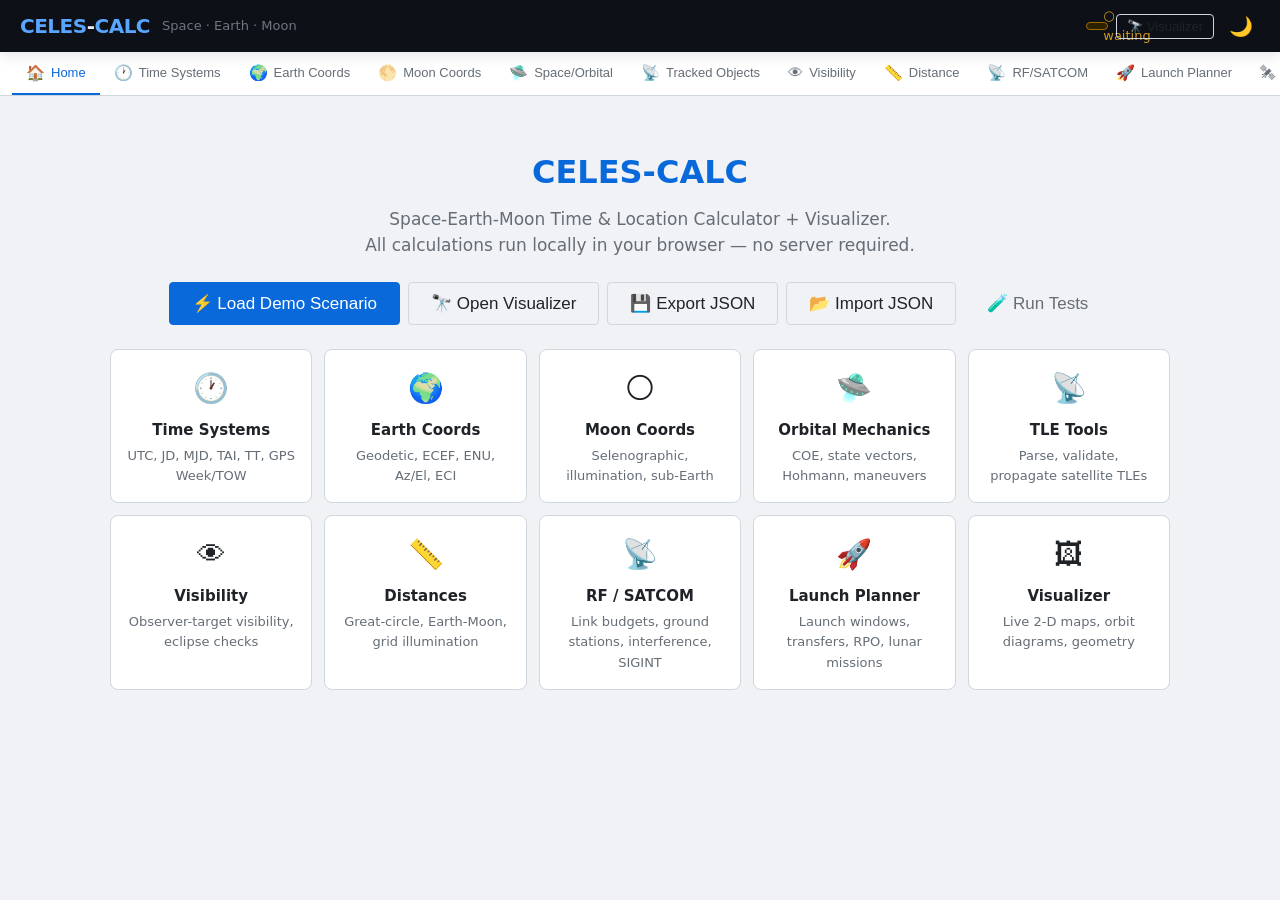
<file: index.html>
<!DOCTYPE html>
<html lang="en" data-theme="light">
<head>
  <meta charset="UTF-8" />
  <meta name="viewport" content="width=device-width, initial-scale=1.0" />
  <title>CELES-CALC — Space-Earth-Moon Calculator</title>
  <link rel="stylesheet" href="style.css" />
</head>
<body>

<!-- ── HEADER ─────────────────────────────────────────────── -->
<header id="app-header">
  <span class="logo">CELES<em>-</em>CALC</span>
  <span class="header-sub">Space · Earth · Moon</span>
  <div class="header-actions">
    <span id="sync-badge" title="Sync status">
      <span class="sync-dot"></span><span id="sync-label">local only</span>
    </span>
    <button class="btn btn-sm btn-secondary" id="btn-open-viz" title="Open Visualizer">🔭 Visualizer</button>
    <button id="theme-toggle" title="Toggle dark/light mode">🌙</button>
  </div>
</header>

<!-- ── TAB BAR ────────────────────────────────────────────── -->
<nav id="tab-bar">
  <button class="tab-btn active" data-tab="home">      <span class="tab-icon">🏠</span> Home</button>
  <button class="tab-btn" data-tab="time">             <span class="tab-icon">🕐</span> Time Systems</button>
  <button class="tab-btn" data-tab="earth">            <span class="tab-icon">🌍</span> Earth Coords</button>
  <button class="tab-btn" data-tab="moon">             <span class="tab-icon">🌕</span> Moon Coords</button>
  <button class="tab-btn" data-tab="orbit">            <span class="tab-icon">🛸</span> Space/Orbital</button>
  <button class="tab-btn" data-tab="tle">              <span class="tab-icon">📡</span> Tracked Objects</button>
  <button class="tab-btn" data-tab="visibility">       <span class="tab-icon">👁</span> Visibility</button>
  <button class="tab-btn" data-tab="distance">         <span class="tab-icon">📏</span> Distance</button>
  <button class="tab-btn" data-tab="satcom">           <span class="tab-icon">📡</span> RF/SATCOM</button>
  <button class="tab-btn" data-tab="launch">           <span class="tab-icon">🚀</span> Launch Planner</button>
  <button class="tab-btn" data-tab="infrastructure">   <span class="tab-icon">🛰</span> Infrastructure</button>
</nav>

<!-- ── MAIN ───────────────────────────────────────────────── -->
<main id="app-main">

  <!-- ═══════════════════════════════════════════════════════
       HOME TAB
       ═══════════════════════════════════════════════════════ -->
  <div id="panel-home" class="tab-panel active">
    <div class="hero">
      <h1><span class="brand">CELES-CALC</span></h1>
      <p>Space-Earth-Moon Time &amp; Location Calculator + Visualizer.<br>
         All calculations run locally in your browser — no server required.</p>
      <div class="btn-row" style="justify-content:center; border:none; padding-top:0">
        <button class="btn btn-primary btn-lg" id="btn-load-demo">⚡ Load Demo Scenario</button>
        <button class="btn btn-secondary btn-lg" id="btn-open-viz2">🔭 Open Visualizer</button>
        <button class="btn btn-secondary btn-lg" id="btn-export-scenario">💾 Export JSON</button>
        <button class="btn btn-secondary btn-lg" id="btn-import-scenario">📂 Import JSON</button>
        <input type="file" id="import-file-input" accept=".json" class="hidden" />
        <button class="btn btn-ghost btn-lg" id="btn-run-tests">🧪 Run Tests</button>
      </div>
    </div>

    <div class="feature-grid">
      <div class="feature-card" data-goto="time">
        <div class="fc-icon">🕐</div>
        <div class="fc-name">Time Systems</div>
        <div class="fc-desc">UTC, JD, MJD, TAI, TT, GPS Week/TOW</div>
      </div>
      <div class="feature-card" data-goto="earth">
        <div class="fc-icon">🌍</div>
        <div class="fc-name">Earth Coords</div>
        <div class="fc-desc">Geodetic, ECEF, ENU, Az/El, ECI</div>
      </div>
      <div class="feature-card" data-goto="moon">
        <div class="fc-icon">🌕</div>
        <div class="fc-name">Moon Coords</div>
        <div class="fc-desc">Selenographic, illumination, sub-Earth</div>
      </div>
      <div class="feature-card" data-goto="orbit">
        <div class="fc-icon">🛸</div>
        <div class="fc-name">Orbital Mechanics</div>
        <div class="fc-desc">COE, state vectors, Hohmann, maneuvers</div>
      </div>
      <div class="feature-card" data-goto="tle">
        <div class="fc-icon">📡</div>
        <div class="fc-name">TLE Tools</div>
        <div class="fc-desc">Parse, validate, propagate satellite TLEs</div>
      </div>
      <div class="feature-card" data-goto="visibility">
        <div class="fc-icon">👁</div>
        <div class="fc-name">Visibility</div>
        <div class="fc-desc">Observer-target visibility, eclipse checks</div>
      </div>
      <div class="feature-card" data-goto="distance">
        <div class="fc-icon">📏</div>
        <div class="fc-name">Distances</div>
        <div class="fc-desc">Great-circle, Earth-Moon, grid illumination</div>
      </div>
      <div class="feature-card" data-goto="satcom">
        <div class="fc-icon">📡</div>
        <div class="fc-name">RF / SATCOM</div>
        <div class="fc-desc">Link budgets, ground stations, interference, SIGINT</div>
      </div>
      <div class="feature-card" data-goto="launch">
        <div class="fc-icon">🚀</div>
        <div class="fc-name">Launch Planner</div>
        <div class="fc-desc">Launch windows, transfers, RPO, lunar missions</div>
      </div>
      <div class="feature-card" id="home-viz-card">
        <div class="fc-icon">🖼</div>
        <div class="fc-name">Visualizer</div>
        <div class="fc-desc">Live 2-D maps, orbit diagrams, geometry</div>
      </div>
    </div>

    <!-- test runner output -->
    <div id="test-results-area" class="hidden mt-md"></div>
  </div>

  <!-- ═══════════════════════════════════════════════════════
       TIME SYSTEMS TAB
       ═══════════════════════════════════════════════════════ -->
  <div id="panel-time" class="tab-panel">
    <div class="section-title">🕐 Time Systems Converter</div>
    <details class="tool-instructions">
      <summary>ℹ️ Instructions — Time Systems</summary>
      <ul>
        <li><strong>Input:</strong> UTC date/time string (ISO 8601, e.g. <code>2025-06-21T12:00:00Z</code>), or type <code>now</code> for current time, or <code>JD:2451545.0</code> for Julian Date input</li>
        <li><strong>Output:</strong> Julian Date (JD), Modified Julian Date (MJD), Unix timestamp (ms), TAI (JD), TT (JD), GPS Week + TOW, leap seconds</li>
      </ul>
    </details>
    <div class="two-col">
      <div class="card">
        <div class="card-title">Input</div>
        <div class="form-group">
          <label>UTC Date/Time <span class="hint">ISO 8601 or "now"</span></label>
          <input type="text" id="time-utc" placeholder="2025-01-15T12:00:00Z" />
          <div class="err-msg" id="time-utc-err"></div>
        </div>
        <div class="btn-row">
          <button class="btn btn-primary" id="btn-time-calc">Calculate ▶</button>
          <button class="btn btn-secondary" id="btn-time-now">📅 Now</button>
          <button class="btn btn-ghost" id="btn-time-demo">Demo</button>
          <button class="btn btn-ghost" id="btn-time-reset">↺ Reset</button>
        </div>
        <div class="alert alert-info mt-sm" style="font-size:var(--fs-xs)">
          Accepts ISO 8601 strings, Julian dates (prefix "JD:"), GPS "week:tow", or Unix ms.
        </div>
      </div>
      <div class="card">
        <div class="card-title">Precision</div>
        <div class="prec-bar" id="time-prec-bar">
          <button data-prec="edu">Educational</button>
          <button data-prec="std" class="active">Standard</button>
          <button data-prec="adv">Advanced</button>
        </div>
        <div class="mt-sm text-sm text-muted">
          <b>Educational:</b> 3 sig figs &nbsp;|&nbsp;
          <b>Standard:</b> 6 sig figs &nbsp;|&nbsp;
          <b>Advanced:</b> 12 sig figs
        </div>
      </div>
    </div>
    <div class="results-area" id="time-results"></div>
  </div>

  <!-- ═══════════════════════════════════════════════════════
       EARTH COORDINATES TAB
       ═══════════════════════════════════════════════════════ -->
  <div id="panel-earth" class="tab-panel">
    <div class="section-title">🌍 Earth Coordinate Transformations</div>
    <details class="tool-instructions">
      <summary>ℹ️ Instructions — Earth Coordinates</summary>
      <ul>
        <li><strong>Geodetic ↔ ECEF:</strong> Input lat (°, −90..90), lon (°, −180..180), alt (m). Output: X, Y, Z in meters (ECEF WGS-84)</li>
        <li><strong>ECEF ↔ ENU:</strong> Input reference lat/lon + ECEF delta. Output: East/North/Up in meters</li>
        <li><strong>ENU ↔ Az/El/Range:</strong> Input E, N, U in meters. Output: azimuth (°), elevation (°), range (m)</li>
        <li><strong>ECEF ↔ ECI:</strong> Input X, Y, Z + UTC time. Uses simplified GMST rotation</li>
        <li><strong>Observer → Target:</strong> Input observer and target lat/lon/alt. Output: Az/El/Range and above-horizon check</li>
        <li><strong>Solar Geometry:</strong> Input lat/lon + UTC. Output: sub-solar point, sunlit status, local solar time</li>
      </ul>
    </details>
    <div class="sub-tab-bar" id="earth-sub-bar">
      <button class="sub-tab-btn active" data-subtab="earth-geo">Geodetic ↔ ECEF</button>
      <button class="sub-tab-btn" data-subtab="earth-enu">ECEF ↔ ENU</button>
      <button class="sub-tab-btn" data-subtab="earth-azel">ENU ↔ Az/El</button>
      <button class="sub-tab-btn" data-subtab="earth-eci">ECEF ↔ ECI</button>
      <button class="sub-tab-btn" data-subtab="earth-obs">Observer → Target</button>
      <button class="sub-tab-btn" data-subtab="earth-solar">Solar Geometry</button>
    </div>

    <!-- Geodetic ↔ ECEF -->
    <div id="earth-geo" class="sub-panel active">
      <div class="two-col">
        <div class="card">
          <div class="card-title">Geodetic → ECEF</div>
          <div class="flex-row">
            <div class="form-group"><label>Latitude (°)</label><input type="number" id="geo-lat" placeholder="60.1699" step="any"/></div>
            <div class="form-group"><label>Longitude (°)</label><input type="number" id="geo-lon" placeholder="24.9384" step="any"/></div>
            <div class="form-group"><label>Altitude (m)</label><input type="number" id="geo-alt" placeholder="30" step="any"/></div>
          </div>
          <div class="btn-row">
            <button class="btn btn-primary" id="btn-geo2ecef">Geodetic → ECEF ▶</button>
            <button class="btn btn-ghost" id="btn-geo-demo">Demo (Helsinki)</button>
          </div>
        </div>
        <div class="card">
          <div class="card-title">ECEF → Geodetic</div>
          <div class="flex-row">
            <div class="form-group"><label>X (m)</label><input type="number" id="ecef-x" placeholder="2885672" step="any"/></div>
            <div class="form-group"><label>Y (m)</label><input type="number" id="ecef-y" placeholder="1310150" step="any"/></div>
            <div class="form-group"><label>Z (m)</label><input type="number" id="ecef-z" placeholder="5512958" step="any"/></div>
          </div>
          <div class="btn-row">
            <button class="btn btn-primary" id="btn-ecef2geo">ECEF → Geodetic ▶</button>
          </div>
        </div>
      </div>
      <div class="results-area" id="earth-geo-results"></div>
    </div>

    <!-- ECEF ↔ ENU -->
    <div id="earth-enu" class="sub-panel">
      <div class="card">
        <div class="card-title">ECEF Δ-vector → ENU (relative to reference point)</div>
        <div class="flex-row">
          <div class="form-group"><label>Ref Lat (°)</label><input type="number" id="enu-reflat" placeholder="60.1699" step="any"/></div>
          <div class="form-group"><label>Ref Lon (°)</label><input type="number" id="enu-reflon" placeholder="24.9384" step="any"/></div>
        </div>
        <div class="flex-row">
          <div class="form-group"><label>ΔX (m)</label><input type="number" id="enu-dx" placeholder="1000" step="any"/></div>
          <div class="form-group"><label>ΔY (m)</label><input type="number" id="enu-dy" placeholder="500" step="any"/></div>
          <div class="form-group"><label>ΔZ (m)</label><input type="number" id="enu-dz" placeholder="-200" step="any"/></div>
        </div>
        <div class="btn-row">
          <button class="btn btn-primary" id="btn-ecef2enu">ECEF → ENU ▶</button>
          <button class="btn btn-secondary" id="btn-enu2ecef">ENU → ECEF ▶</button>
        </div>
      </div>
      <div class="results-area" id="earth-enu-results"></div>
    </div>

    <!-- ENU ↔ Az/El -->
    <div id="earth-azel" class="sub-panel">
      <div class="two-col">
        <div class="card">
          <div class="card-title">ENU → Az/El/Range</div>
          <div class="flex-row">
            <div class="form-group"><label>East (m)</label><input type="number" id="azel-e" placeholder="500" step="any"/></div>
            <div class="form-group"><label>North (m)</label><input type="number" id="azel-n" placeholder="800" step="any"/></div>
            <div class="form-group"><label>Up (m)</label><input type="number" id="azel-u" placeholder="200" step="any"/></div>
          </div>
          <div class="btn-row"><button class="btn btn-primary" id="btn-enu2azel">ENU → Az/El ▶</button></div>
        </div>
        <div class="card">
          <div class="card-title">Az/El/Range → ENU</div>
          <div class="flex-row">
            <div class="form-group"><label>Azimuth (°)</label><input type="number" id="az-val" placeholder="30" step="any"/></div>
            <div class="form-group"><label>Elevation (°)</label><input type="number" id="el-val" placeholder="20" step="any"/></div>
            <div class="form-group"><label>Range (m)</label><input type="number" id="rng-val" placeholder="1000" step="any"/></div>
          </div>
          <div class="btn-row"><button class="btn btn-primary" id="btn-azel2enu">Az/El → ENU ▶</button></div>
        </div>
      </div>
      <div class="results-area" id="earth-azel-results"></div>
    </div>

    <!-- ECEF ↔ ECI -->
    <div id="earth-eci" class="sub-panel">
      <div class="card">
        <div class="card-title">ECEF ↔ ECI (rotation via GMST)</div>
        <div class="flex-row">
          <div class="form-group"><label>X (m)</label><input type="number" id="eci-x" placeholder="2885672" step="any"/></div>
          <div class="form-group"><label>Y (m)</label><input type="number" id="eci-y" placeholder="1310150" step="any"/></div>
          <div class="form-group"><label>Z (m)</label><input type="number" id="eci-z" placeholder="5512958" step="any"/></div>
          <div class="form-group"><label>UTC <span class="hint">ISO</span></label><input type="text" id="eci-utc" placeholder="2025-01-15T12:00:00Z"/></div>
        </div>
        <div class="btn-row">
          <button class="btn btn-primary" id="btn-ecef2eci">ECEF → ECI ▶</button>
          <button class="btn btn-secondary" id="btn-eci2ecef">ECI → ECEF ▶</button>
        </div>
      </div>
      <div class="results-area" id="earth-eci-results"></div>
    </div>

    <!-- Observer → Target -->
    <div id="earth-obs" class="sub-panel">
      <div class="card">
        <div class="card-title">Observer → Target (Az/El/Range)</div>
        <div class="two-col">
          <div>
            <div class="card-title">Observer</div>
            <div class="flex-row">
              <div class="form-group"><label>Lat (°)</label><input type="number" id="obs-lat" placeholder="51.5" step="any"/></div>
              <div class="form-group"><label>Lon (°)</label><input type="number" id="obs-lon" placeholder="-0.12" step="any"/></div>
              <div class="form-group"><label>Alt (m)</label><input type="number" id="obs-alt" placeholder="50" step="any"/></div>
            </div>
          </div>
          <div>
            <div class="card-title">Target</div>
            <div class="flex-row">
              <div class="form-group"><label>Lat (°)</label><input type="number" id="tgt-lat" placeholder="48.85" step="any"/></div>
              <div class="form-group"><label>Lon (°)</label><input type="number" id="tgt-lon" placeholder="2.35" step="any"/></div>
              <div class="form-group"><label>Alt (m)</label><input type="number" id="tgt-alt" placeholder="50" step="any"/></div>
            </div>
          </div>
        </div>
        <div class="btn-row">
          <button class="btn btn-primary" id="btn-obs2tgt">Calculate ▶</button>
          <button class="btn btn-ghost" id="btn-obs-demo">Demo (London→Paris)</button>
        </div>
      </div>
      <div class="results-area" id="earth-obs-results"></div>
    </div>

    <!-- Solar Geometry -->
    <div id="earth-solar" class="sub-panel">
      <div class="card">
        <div class="card-title">Solar Geometry</div>
        <div class="flex-row">
          <div class="form-group"><label>Latitude (°)</label><input type="number" id="solar-lat" placeholder="60.17" step="any"/></div>
          <div class="form-group"><label>Longitude (°)</label><input type="number" id="solar-lon" placeholder="24.94" step="any"/></div>
          <div class="form-group"><label>UTC <span class="hint">ISO</span></label><input type="text" id="solar-utc" placeholder="2025-06-21T12:00:00Z"/></div>
        </div>
        <div class="btn-row">
          <button class="btn btn-primary" id="btn-solar-calc">Calculate ▶</button>
          <button class="btn btn-ghost" id="btn-solar-now">Now</button>
        </div>
      </div>
      <div class="results-area" id="earth-solar-results"></div>
    </div>
  </div>

  <!-- ═══════════════════════════════════════════════════════
       MOON COORDINATES TAB
       ═══════════════════════════════════════════════════════ -->
  <div id="panel-moon" class="tab-panel">
    <div class="section-title">🌕 Moon Coordinate Tools</div>
    <details class="tool-instructions">
      <summary>ℹ️ Instructions — Moon Coordinates</summary>
      <ul>
        <li><strong>Selenographic ↔ Cartesian:</strong> Input lat/lon/alt in selenographic. Output: X, Y, Z in lunar body-fixed (meters)</li>
        <li><strong>Moon Position:</strong> Input UTC time. Output: Moon ECI position, Earth-Moon distance, sub-Earth/sub-solar points</li>
        <li><strong>Illumination:</strong> Input selenographic lat/lon + UTC. Output: sunlit status, solar elevation</li>
        <li><strong>Earth Visibility:</strong> Input selenographic lat/lon + UTC. Output: Earth visible, Earth elevation, near-side</li>
      </ul>
    </details>
    <div class="sub-tab-bar" id="moon-sub-bar">
      <button class="sub-tab-btn active" data-subtab="moon-seleno">Selenographic ↔ Cartesian</button>
      <button class="sub-tab-btn" data-subtab="moon-pos">Moon Position</button>
      <button class="sub-tab-btn" data-subtab="moon-illum">Illumination</button>
      <button class="sub-tab-btn" data-subtab="moon-earthvis">Earth Visibility</button>
    </div>

    <!-- Selenographic ↔ Cartesian -->
    <div id="moon-seleno" class="sub-panel active">
      <div class="two-col">
        <div class="card">
          <div class="card-title">Selenographic → Lunar-Fixed Cartesian</div>
          <div class="flex-row">
            <div class="form-group"><label>Lat (°)</label><input type="number" id="sel-lat" placeholder="-8.97" step="any"/></div>
            <div class="form-group"><label>Lon (°)</label><input type="number" id="sel-lon" placeholder="15.51" step="any"/></div>
            <div class="form-group"><label>Alt (m)</label><input type="number" id="sel-alt" placeholder="0" step="any"/></div>
          </div>
          <div class="btn-row">
            <button class="btn btn-primary" id="btn-sel2cart">→ Cartesian ▶</button>
            <button class="btn btn-ghost" id="btn-sel-apollo11">Apollo 11</button>
          </div>
        </div>
        <div class="card">
          <div class="card-title">Lunar-Fixed Cartesian → Selenographic</div>
          <div class="flex-row">
            <div class="form-group"><label>X (m)</label><input type="number" id="moon-cx" placeholder="1710000" step="any"/></div>
            <div class="form-group"><label>Y (m)</label><input type="number" id="moon-cy" placeholder="270000" step="any"/></div>
            <div class="form-group"><label>Z (m)</label><input type="number" id="moon-cz" placeholder="-270000" step="any"/></div>
          </div>
          <div class="btn-row"><button class="btn btn-primary" id="btn-cart2sel">→ Selenographic ▶</button></div>
        </div>
      </div>
      <div class="results-area" id="moon-seleno-results"></div>
    </div>

    <!-- Moon Position -->
    <div id="moon-pos" class="sub-panel">
      <div class="card">
        <div class="card-title">Moon Position &amp; Sub-Points (ECI)</div>
        <div class="flex-row">
          <div class="form-group" style="flex:2"><label>UTC <span class="hint">ISO 8601</span></label><input type="text" id="moon-pos-utc" placeholder="2025-01-15T12:00:00Z"/></div>
        </div>
        <div class="btn-row">
          <button class="btn btn-primary" id="btn-moon-pos">Calculate ▶</button>
          <button class="btn btn-ghost" id="btn-moon-pos-now">Now</button>
        </div>
      </div>
      <div class="results-area" id="moon-pos-results"></div>
    </div>

    <!-- Illumination -->
    <div id="moon-illum" class="sub-panel">
      <div class="card">
        <div class="card-title">Lunar Surface Illumination Check</div>
        <div class="flex-row">
          <div class="form-group"><label>Latitude (°)</label><input type="number" id="millum-lat" placeholder="-89.9" step="any"/></div>
          <div class="form-group"><label>Longitude (°)</label><input type="number" id="millum-lon" placeholder="0" step="any"/></div>
          <div class="form-group" style="flex:2"><label>UTC</label><input type="text" id="millum-utc" placeholder="2025-01-15T12:00:00Z"/></div>
        </div>
        <div class="btn-row">
          <button class="btn btn-primary" id="btn-millum">Calculate ▶</button>
          <button class="btn btn-ghost" id="btn-millum-shackleton">Shackleton Crater</button>
        </div>
      </div>
      <div class="results-area" id="moon-illum-results"></div>
    </div>

    <!-- Earth Visibility -->
    <div id="moon-earthvis" class="sub-panel">
      <div class="card">
        <div class="card-title">Earth Visibility from Moon Surface</div>
        <div class="flex-row">
          <div class="form-group"><label>Lat (°)</label><input type="number" id="mearth-lat" placeholder="-8.97" step="any"/></div>
          <div class="form-group"><label>Lon (°)</label><input type="number" id="mearth-lon" placeholder="15.51" step="any"/></div>
          <div class="form-group" style="flex:2"><label>UTC</label><input type="text" id="mearth-utc" placeholder="2025-01-15T12:00:00Z"/></div>
        </div>
        <div class="btn-row">
          <button class="btn btn-primary" id="btn-mearth">Calculate ▶</button>
          <button class="btn btn-ghost" id="btn-mearth-demo">Near-side demo</button>
        </div>
      </div>
      <div class="results-area" id="moon-earthvis-results"></div>
    </div>
  </div>

  <!-- ═══════════════════════════════════════════════════════
       SPACE / ORBITAL TAB
       ═══════════════════════════════════════════════════════ -->
  <div id="panel-orbit" class="tab-panel">
    <div class="section-title">🛸 Space &amp; Orbital Mechanics</div>
    <details class="tool-instructions">
      <summary>ℹ️ Instructions — Space/Orbital</summary>
      <ul>
        <li><strong>Orbital Parameters:</strong> Input semi-major axis (m) and body. Output: period, circular/escape velocity</li>
        <li><strong>COE ↔ State:</strong> Input a (m), e, i (°), RAAN (°), ω (°), ν (°). Output: position/velocity vectors</li>
        <li><strong>Anomaly Conversions:</strong> Input eccentricity + mean anomaly. Output: eccentric and true anomaly</li>
        <li><strong>Hohmann Transfer:</strong> Input r₁, r₂ (m). Output: ΔV₁, ΔV₂, transfer time</li>
        <li><strong>Plane Change:</strong> Input velocity (m/s) + Δi (°). Output: ΔV</li>
      </ul>
    </details>
    <div class="sub-tab-bar" id="orbit-sub-bar">
      <button class="sub-tab-btn active" data-subtab="orbit-params">Orbital Parameters</button>
      <button class="sub-tab-btn" data-subtab="orbit-coe2state">COE → State</button>
      <button class="sub-tab-btn" data-subtab="orbit-state2coe">State → COE</button>
      <button class="sub-tab-btn" data-subtab="orbit-anomaly">Anomaly Conversion</button>
      <button class="sub-tab-btn" data-subtab="orbit-hohmann">Hohmann Transfer</button>
      <button class="sub-tab-btn" data-subtab="orbit-plane">Plane Change</button>
    </div>

    <!-- Orbital Parameters -->
    <div id="orbit-params" class="sub-panel active">
      <div class="card">
        <div class="card-title">Basic Orbital Parameters</div>
        <div class="flex-row">
          <div class="form-group"><label>Semi-major axis a (m)</label><input type="number" id="op-a" placeholder="6778137" step="any"/></div>
          <div class="form-group"><label>Body <span class="hint">Earth/Moon</span></label>
            <select id="op-body"><option value="earth">Earth (GM=3.986e14)</option><option value="moon">Moon (GM=4.902e12)</option></select>
          </div>
        </div>
        <div class="btn-row">
          <button class="btn btn-primary" id="btn-orbit-params">Calculate ▶</button>
          <button class="btn btn-ghost" id="btn-orbit-iss">ISS (~400 km)</button>
        </div>
      </div>
      <div class="results-area" id="orbit-params-results"></div>
    </div>

    <!-- COE → State -->
    <div id="orbit-coe2state" class="sub-panel">
      <div class="card">
        <div class="card-title">Classical Orbital Elements → State Vector (ECI)</div>
        <div class="flex-row">
          <div class="form-group"><label>a (m)</label><input type="number" id="coe-a" placeholder="6778137" step="any"/></div>
          <div class="form-group"><label>e</label><input type="number" id="coe-e" placeholder="0.001" step="any"/></div>
          <div class="form-group"><label>i (°)</label><input type="number" id="coe-i" placeholder="51.6" step="any"/></div>
          <div class="form-group"><label>RAAN (°)</label><input type="number" id="coe-raan" placeholder="45" step="any"/></div>
          <div class="form-group"><label>ω (°)</label><input type="number" id="coe-argp" placeholder="90" step="any"/></div>
          <div class="form-group"><label>ν (°)</label><input type="number" id="coe-nu" placeholder="0" step="any"/></div>
        </div>
        <div class="btn-row">
          <button class="btn btn-primary" id="btn-coe2state">COE → State ▶</button>
          <button class="btn btn-ghost" id="btn-coe-iss">ISS Example</button>
        </div>
      </div>
      <div class="results-area" id="orbit-coe2state-results"></div>
    </div>

    <!-- State → COE -->
    <div id="orbit-state2coe" class="sub-panel">
      <div class="card">
        <div class="card-title">State Vector (ECI) → Classical Orbital Elements</div>
        <div class="flex-row">
          <div class="form-group"><label>rx (m)</label><input type="number" id="sv-rx" placeholder="-2700816" step="any"/></div>
          <div class="form-group"><label>ry (m)</label><input type="number" id="sv-ry" placeholder="-3314887" step="any"/></div>
          <div class="form-group"><label>rz (m)</label><input type="number" id="sv-rz" placeholder="5167791" step="any"/></div>
          <div class="form-group"><label>vx (m/s)</label><input type="number" id="sv-vx" placeholder="5168" step="any"/></div>
          <div class="form-group"><label>vy (m/s)</label><input type="number" id="sv-vy" placeholder="-5597" step="any"/></div>
          <div class="form-group"><label>vz (m/s)</label><input type="number" id="sv-vz" placeholder="-868" step="any"/></div>
        </div>
        <div class="btn-row"><button class="btn btn-primary" id="btn-state2coe">State → COE ▶</button></div>
      </div>
      <div class="results-area" id="orbit-state2coe-results"></div>
    </div>

    <!-- Anomaly Conversion -->
    <div id="orbit-anomaly" class="sub-panel">
      <div class="card">
        <div class="card-title">Anomaly Conversions</div>
        <div class="flex-row">
          <div class="form-group"><label>Eccentricity e</label><input type="number" id="anom-e" placeholder="0.1" step="any"/></div>
          <div class="form-group"><label>Mean Anomaly M (°)</label><input type="number" id="anom-M" placeholder="45" step="any"/></div>
        </div>
        <div class="btn-row">
          <button class="btn btn-primary" id="btn-anom-calc">M → E → ν ▶</button>
        </div>
      </div>
      <div class="results-area" id="orbit-anomaly-results"></div>
    </div>

    <!-- Hohmann Transfer -->
    <div id="orbit-hohmann" class="sub-panel">
      <div class="card">
        <div class="card-title">Hohmann Transfer ΔV</div>
        <div class="flex-row">
          <div class="form-group"><label>Initial orbit radius r₁ (m)</label><input type="number" id="hoh-r1" placeholder="6778137" step="any"/></div>
          <div class="form-group"><label>Final orbit radius r₂ (m)</label><input type="number" id="hoh-r2" placeholder="42164000" step="any"/></div>
          <div class="form-group"><label>Body</label>
            <select id="hoh-body"><option value="earth">Earth</option><option value="moon">Moon</option></select>
          </div>
        </div>
        <div class="btn-row">
          <button class="btn btn-primary" id="btn-hohmann">Calculate ▶</button>
          <button class="btn btn-ghost" id="btn-hoh-geo">LEO → GEO</button>
        </div>
      </div>
      <div class="results-area" id="orbit-hohmann-results"></div>
    </div>

    <!-- Plane Change -->
    <div id="orbit-plane" class="sub-panel">
      <div class="card">
        <div class="card-title">Plane Change ΔV</div>
        <div class="flex-row">
          <div class="form-group"><label>Orbital velocity v (m/s)</label><input type="number" id="pc-v" placeholder="7784" step="any"/></div>
          <div class="form-group"><label>Inclination change Δi (°)</label><input type="number" id="pc-di" placeholder="5" step="any"/></div>
        </div>
        <div class="btn-row"><button class="btn btn-primary" id="btn-plane-change">Calculate ΔV ▶</button></div>
      </div>
      <div class="results-area" id="orbit-plane-results"></div>
    </div>
  </div>

  <!-- ═══════════════════════════════════════════════════════
       TLE TOOLS TAB
       ═══════════════════════════════════════════════════════ -->
  <div id="panel-tle" class="tab-panel">
    <div class="section-title">📡 Tracked Object Tools</div>
    <div class="alert alert-info" style="margin:0 0 0.5rem 0;font-size:0.8rem">
      <strong>⚠ Tracked-Object Pipeline</strong> — These tools parse TLE/OMM data for Earth-orbiting tracked objects.
      Propagation uses <em>simplified two-body (Keplerian)</em> math — <strong>not SGP4</strong>.
      Results are approximate and should not be used for operational tracking.
      <br><span style="opacity:0.8">For generic orbital mechanics (COE, Hohmann, vis-viva), use the Space/Orbital tab.</span>
    </div>
    <details class="tool-instructions">
      <summary>ℹ️ Instructions — Tracked Object Tools</summary>
      <ul>
        <li><strong>Parse TLE:</strong> Input: two-line element set (line 1 and line 2). Output: orbital elements, epoch, period</li>
        <li><strong>Parse OMM:</strong> Input: OMM JSON record (CelesTrak GP format). Output: same orbital elements</li>
        <li><strong>Propagate:</strong> Input: TLE/OMM + optional UTC time. Output: lat/lon/alt, ECI position (simplified 2-body, not SGP4)</li>
        <li><strong>Stream:</strong> Fetch live TLE/OMM data from CelesTrak. Select a source, click Fetch, then click a result to load it</li>
      </ul>
    </details>
    <div class="two-col">
      <div class="card">
        <div class="card-title">TLE Input</div>
        <div class="form-group">
          <label>Name (optional)</label>
          <input type="text" id="tle-name" placeholder="ISS (ZARYA)" />
        </div>
        <div class="form-group">
          <label>Line 1</label>
          <textarea id="tle-line1" rows="2" class="tle-input" placeholder="1 25544U 98067A   24001.50000000  .00016717  00000-0  10270-3 0  9998"></textarea>
        </div>
        <div class="form-group">
          <label>Line 2</label>
          <textarea id="tle-line2" rows="2" class="tle-input" placeholder="2 25544  51.6416 247.4627 0006703 130.5360 325.0288 15.50000000 00001"></textarea>
        </div>
        <div class="form-group">
          <label>Propagate to UTC <span class="hint">leave blank for epoch</span></label>
          <input type="text" id="tle-epoch" placeholder="2025-01-15T12:00:00Z" />
        </div>
        <div class="btn-row">
          <button class="btn btn-primary" id="btn-tle-parse">Parse &amp; Validate ▶</button>
          <button class="btn btn-secondary" id="btn-tle-propagate">Propagate ▶</button>
        </div>
        <hr class="divider"/>
        <div class="card-title">Load Sample TLE</div>
        <div class="btn-row" style="border:none;padding-top:0;margin-top:0">
          <button class="btn btn-ghost btn-sm" data-sample-tle="iss">ISS</button>
          <button class="btn btn-ghost btn-sm" data-sample-tle="noaa19">NOAA-19</button>
          <button class="btn btn-ghost btn-sm" data-sample-tle="gpsPRN11">GPS PRN11</button>
          <button class="btn btn-ghost btn-sm" data-sample-tle="molniya">Molniya</button>
        </div>
        <hr class="divider"/>
        <div class="card-title">📡 Stream TLE from Internet</div>
        <div class="form-group">
          <label>TLE Source</label>
          <select id="tle-stream-source">
            <option value="iss">ISS (ZARYA)</option>
            <option value="stations">Space Stations</option>
            <option value="active">Active Satellites</option>
            <option value="gps">GPS Operational</option>
            <option value="starlink">Starlink</option>
            <option value="weather">Weather</option>
            <option value="geo">Geostationary</option>
          </select>
        </div>
        <div class="btn-row" style="border:none;padding-top:0;margin-top:0">
          <button class="btn btn-primary btn-sm" id="btn-tle-fetch">📡 Fetch TLEs</button>
        </div>
        <div id="tle-stream-status"></div>
        <div id="tle-stream-results" class="tle-stream-list"></div>
        <hr class="divider"/>
        <div class="card-title">📋 OMM (JSON) Input</div>
        <div class="form-group">
          <label>OMM JSON <span class="hint">paste a single OMM record or array</span></label>
          <textarea id="omm-json" rows="4" class="tle-input" placeholder='{"OBJECT_NAME":"ISS","MEAN_MOTION":15.5,...}'></textarea>
        </div>
        <div class="btn-row" style="border:none;padding-top:0;margin-top:0">
          <button class="btn btn-secondary btn-sm" id="btn-omm-parse">Parse OMM ▶</button>
        </div>
      </div>
      <div class="card">
        <div class="card-title">Results</div>
        <div id="tle-model-badge" class="alert alert-warn" style="display:none;margin-bottom:0.5rem;font-size:0.75rem"></div>
        <div id="tle-results"></div>
      </div>
    </div>
  </div>

  <!-- ═══════════════════════════════════════════════════════
       VISIBILITY TAB
       ═══════════════════════════════════════════════════════ -->
  <div id="panel-visibility" class="tab-panel">
    <div class="section-title">👁 Visibility Calculator</div>
    <details class="tool-instructions">
      <summary>ℹ️ Instructions — Visibility</summary>
      <ul>
        <li><strong>Input:</strong> Observer lat/lon/alt, target lat/lon/alt, UTC time</li>
        <li><strong>Output:</strong> Visible (yes/no), reason, elevation, azimuth, range</li>
      </ul>
    </details>
    <div class="two-col">
      <div class="card">
        <div class="card-title">Observer</div>
        <div class="form-group">
          <label>Observer Type</label>
          <select id="vis-obs-type">
            <option value="earth_surface">Earth Surface</option>
            <option value="moon_surface">Moon Surface</option>
          </select>
        </div>
        <div class="flex-row">
          <div class="form-group"><label>Lat (°)</label><input type="number" id="vis-obs-lat" placeholder="51.5" step="any"/></div>
          <div class="form-group"><label>Lon (°)</label><input type="number" id="vis-obs-lon" placeholder="-0.12" step="any"/></div>
          <div class="form-group"><label>Alt (m)</label><input type="number" id="vis-obs-alt" placeholder="50" step="any"/></div>
        </div>
      </div>
      <div class="card">
        <div class="card-title">Target</div>
        <div class="form-group">
          <label>Target Type</label>
          <select id="vis-tgt-type">
            <option value="earth_point">Earth Surface Point</option>
            <option value="moon_point">Moon Surface Point</option>
            <option value="sun">Sun</option>
          </select>
        </div>
        <div class="flex-row">
          <div class="form-group"><label>Lat (°)</label><input type="number" id="vis-tgt-lat" placeholder="48.85" step="any"/></div>
          <div class="form-group"><label>Lon (°)</label><input type="number" id="vis-tgt-lon" placeholder="2.35" step="any"/></div>
          <div class="form-group"><label>Alt (m)</label><input type="number" id="vis-tgt-alt" placeholder="50" step="any"/></div>
        </div>
      </div>
    </div>
    <div class="card mt-md">
      <div class="flex-row">
        <div class="form-group" style="flex:2"><label>UTC <span class="hint">ISO 8601</span></label><input type="text" id="vis-utc" placeholder="2025-01-15T12:00:00Z"/></div>
      </div>
      <div class="btn-row">
        <button class="btn btn-primary" id="btn-vis-calc">Check Visibility ▶</button>
        <button class="btn btn-ghost" id="btn-vis-now">Now</button>
        <button class="btn btn-ghost" id="btn-vis-demo">Demo</button>
      </div>
    </div>
    <div class="results-area" id="vis-results"></div>
  </div>

  <!-- ═══════════════════════════════════════════════════════
       DISTANCE & MEASUREMENT TAB
       ═══════════════════════════════════════════════════════ -->
  <div id="panel-distance" class="tab-panel">
    <div class="section-title">📏 Distance &amp; Measurement</div>
    <details class="tool-instructions">
      <summary>ℹ️ Instructions — Distance &amp; Measurement</summary>
      <ul>
        <li><strong>Great Circle:</strong> Input two lat/lon points. Output: distance (km/m/mi), bearing</li>
        <li><strong>Earth-Moon:</strong> Input UTC time. Output: distance in km, AU, Earth radii</li>
        <li><strong>Grid Illumination:</strong> Input UTC + cell size. Output: table of lunar grid cells with sunlit status</li>
      </ul>
    </details>
    <div class="sub-tab-bar" id="dist-sub-bar">
      <button class="sub-tab-btn active" data-subtab="dist-gc">Great-Circle</button>
      <button class="sub-tab-btn" data-subtab="dist-earthmoon">Earth–Moon</button>
      <button class="sub-tab-btn" data-subtab="dist-grid">Lunar Grid Illumination</button>
    </div>

    <!-- Great-Circle -->
    <div id="dist-gc" class="sub-panel active">
      <div class="card">
        <div class="card-title">Great-Circle Distance &amp; Bearing</div>
        <div class="two-col">
          <div>
            <div class="card-title">Point 1</div>
            <div class="flex-row">
              <div class="form-group"><label>Lat (°)</label><input type="number" id="gc-lat1" placeholder="51.5" step="any"/></div>
              <div class="form-group"><label>Lon (°)</label><input type="number" id="gc-lon1" placeholder="-0.12" step="any"/></div>
            </div>
          </div>
          <div>
            <div class="card-title">Point 2</div>
            <div class="flex-row">
              <div class="form-group"><label>Lat (°)</label><input type="number" id="gc-lat2" placeholder="40.71" step="any"/></div>
              <div class="form-group"><label>Lon (°)</label><input type="number" id="gc-lon2" placeholder="-74.01" step="any"/></div>
            </div>
          </div>
        </div>
        <div class="btn-row">
          <button class="btn btn-primary" id="btn-gc-calc">Calculate ▶</button>
          <button class="btn btn-ghost" id="btn-gc-demo">London → New York</button>
        </div>
      </div>
      <div class="results-area" id="dist-gc-results"></div>
    </div>

    <!-- Earth-Moon Distance -->
    <div id="dist-earthmoon" class="sub-panel">
      <div class="card">
        <div class="card-title">Earth–Moon Distance</div>
        <div class="flex-row">
          <div class="form-group" style="flex:2"><label>UTC</label><input type="text" id="em-utc" placeholder="2025-01-15T12:00:00Z"/></div>
        </div>
        <div class="btn-row">
          <button class="btn btn-primary" id="btn-em-calc">Calculate ▶</button>
          <button class="btn btn-ghost" id="btn-em-now">Now</button>
        </div>
      </div>
      <div class="results-area" id="dist-em-results"></div>
    </div>

    <!-- Lunar Grid Illumination -->
    <div id="dist-grid" class="sub-panel">
      <div class="card">
        <div class="card-title">Lunar Grid Illumination Map</div>
        <div class="flex-row">
          <div class="form-group" style="flex:2"><label>UTC</label><input type="text" id="grid-utc" placeholder="2025-01-15T12:00:00Z"/></div>
          <div class="form-group"><label>Cell Size (°)</label><input type="number" id="grid-cell" placeholder="30" min="1" max="90"/></div>
        </div>
        <div class="btn-row">
          <button class="btn btn-primary" id="btn-grid-calc">Calculate Grid ▶</button>
          <button class="btn btn-ghost" id="btn-grid-now">Now</button>
        </div>
        <div class="alert alert-warn mt-sm" style="font-size:var(--fs-xs)">
          Small cell sizes (e.g. 5°) generate many cells. Use 15–30° for quick results.
        </div>
      </div>
      <div class="results-area" id="dist-grid-results"></div>
    </div>
  </div>

  <!-- ═══════════════════════════════════════════════════════
       RF / SATCOM / SIGINT TAB
       ═══════════════════════════════════════════════════════ -->
  <div id="panel-satcom" class="tab-panel">
    <div class="section-title">📡 RF / SATCOM / SIGINT</div>
    <details class="tool-instructions">
      <summary>ℹ️ Instructions — RF / SATCOM / SIGINT</summary>
      <ul>
        <li><strong>Link Budget:</strong> TX/RX gains, frequency, distance → margin, throughput, Eb/N₀</li>
        <li><strong>Station Comparison:</strong> Rank ground stations by coverage, margin, cost</li>
        <li><strong>Route Comparison:</strong> Compare direct vs relay link paths</li>
        <li><strong>Interference/Jamming:</strong> J/S, J/N analysis with mitigation options</li>
        <li><strong>SIGINT Opportunity:</strong> Emitter detection score, intercept probability</li>
      </ul>
    </details>
    <div class="sub-tab-bar" id="satcom-sub-bar">
      <button class="sub-tab-btn active" data-subtab="satcom-linkbudget">Link Budget</button>
      <button class="sub-tab-btn" data-subtab="satcom-stations">Station Comparison</button>
      <button class="sub-tab-btn" data-subtab="satcom-routes">Route Comparison</button>
      <button class="sub-tab-btn" data-subtab="satcom-interference">Interference/Jamming</button>
      <button class="sub-tab-btn" data-subtab="satcom-sigint">SIGINT Opportunity</button>
    </div>

    <!-- Link Budget -->
    <div id="satcom-linkbudget" class="sub-panel active">
      <div class="card">
        <div class="card-title">RF Link Budget</div>
        <div class="two-col">
          <div>
            <div class="form-group"><label>TX Power (dBW)</label><input type="number" id="lb-txpower" placeholder="10" step="any"/></div>
            <div class="form-group"><label>TX Antenna Gain (dBi)</label><input type="number" id="lb-txgain" placeholder="30" step="any"/></div>
            <div class="form-group"><label>RX Antenna Gain (dBi)</label><input type="number" id="lb-rxgain" placeholder="40" step="any"/></div>
            <div class="form-group"><label>Frequency (GHz)</label><input type="number" id="lb-freq" placeholder="12.0" step="any"/></div>
            <div class="form-group"><label>Bandwidth (MHz)</label><input type="number" id="lb-bw" placeholder="36" step="any"/></div>
            <div class="form-group"><label>Data Rate (Mbps)</label><input type="number" id="lb-datarate" placeholder="50" step="any"/></div>
          </div>
          <div>
            <div class="form-group"><label>Distance (km)</label><input type="number" id="lb-distance" placeholder="36000" step="any"/></div>
            <div class="form-group"><label>Pointing Loss (dB)</label><input type="number" id="lb-pointloss" placeholder="0.5" step="any"/></div>
            <div class="form-group"><label>Misc Losses (dB)</label><input type="number" id="lb-miscloss" placeholder="2" step="any"/></div>
            <div class="form-group">
              <label>Band / Weather</label>
              <select id="lb-weather">
                <option value="clear_sky">Clear Sky</option>
                <option value="light_rain">Light Rain</option>
                <option value="heavy_rain">Heavy Rain</option>
                <option value="storm">Storm</option>
                <option value="polar_dry">Polar Dry</option>
                <option value="maritime_humid">Maritime Humid</option>
                <option value="desert_dry">Desert Dry</option>
              </select>
            </div>
            <div class="form-group"><label>Elevation Angle (°)</label><input type="number" id="lb-elevation" placeholder="30" step="any"/></div>
            <div class="form-group">
              <label>Modulation</label>
              <select id="lb-modulation">
                <option value="BPSK_12">BPSK 1/2</option>
                <option value="QPSK_12">QPSK 1/2</option>
                <option value="QPSK_34" selected>QPSK 3/4</option>
                <option value="8PSK_34">8PSK 3/4</option>
                <option value="16APSK_56">16APSK 5/6</option>
              </select>
            </div>
          </div>
        </div>
        <div class="btn-row">
          <button class="btn btn-primary" id="btn-lb-calc">Calculate Link Budget ▶</button>
          <button class="btn btn-ghost" id="btn-lb-demo">Demo (Ku-band GEO)</button>
        </div>
      </div>
      <div class="results-area" id="satcom-lb-results"></div>
    </div>

    <!-- Station Comparison -->
    <div id="satcom-stations" class="sub-panel">
      <div class="card">
        <div class="card-title">Ground Station Comparison</div>
        <div class="two-col">
          <div>
            <div class="form-group"><label>Orbit Alt (km)</label><input type="number" id="st-alt" value="800" placeholder="800" step="any"/></div>
            <div class="form-group"><label>Inclination (°)</label><input type="number" id="st-inc" value="98" placeholder="98" step="any"/></div>
          </div>
          <div>
            <div class="form-group">
              <label>Band</label>
              <select id="st-band">
                <option value="L">L</option>
                <option value="S">S</option>
                <option value="C">C</option>
                <option value="X" selected>X</option>
                <option value="Ku">Ku</option>
                <option value="Ka">Ka</option>
              </select>
            </div>
            <div class="form-group">
              <label>Weather</label>
              <select id="st-weather">
                <option value="clear_sky">Clear Sky</option>
                <option value="light_rain">Light Rain</option>
                <option value="heavy_rain">Heavy Rain</option>
                <option value="storm">Storm</option>
              </select>
            </div>
            <div class="form-group">
              <label>Optimization Mode</label>
              <select id="st-optmode">
                <option value="highest_margin">Highest Margin</option>
                <option value="highest_throughput">Highest Throughput</option>
                <option value="lowest_latency">Lowest Latency</option>
                <option value="most_resilient">Most Resilient</option>
                <option value="best_ttc">Best TT&amp;C</option>
                <option value="best_eo">Best EO</option>
                <option value="best_mixed">Best Mixed</option>
              </select>
            </div>
          </div>
        </div>
        <div class="btn-row">
          <button class="btn btn-primary" id="btn-st-calc">Compare Stations ▶</button>
        </div>
      </div>
      <div class="results-area" id="satcom-st-results"></div>
    </div>

    <!-- Route Comparison -->
    <div id="satcom-routes" class="sub-panel">
      <div class="card">
        <div class="card-title">Route Comparison (Direct vs Relay)</div>
        <div class="two-col">
          <div>
            <div class="form-group"><label>Distance 1 (km)</label><input type="number" id="rt-dist1" placeholder="2000" step="any"/></div>
          </div>
          <div>
            <div class="form-group"><label>Distance 2 (km)</label><input type="number" id="rt-dist2" placeholder="36000" step="any"/></div>
          </div>
        </div>
        <div class="form-group"><label>Frequency (GHz)</label><input type="number" id="rt-freq" placeholder="12" step="any"/></div>
        <div class="btn-row">
          <button class="btn btn-primary" id="btn-rt-calc">Compare Routes ▶</button>
        </div>
      </div>
      <div class="results-area" id="satcom-rt-results"></div>
    </div>

    <!-- Interference / Jamming -->
    <div id="satcom-interference" class="sub-panel">
      <div class="card">
        <div class="card-title">Interference / Jamming Analysis</div>
        <div class="two-col">
          <div>
            <div class="form-group"><label>Signal Power (dBW)</label><input type="number" id="ij-sigpower" placeholder="-120" step="any"/></div>
            <div class="form-group"><label>Noise Power (dBW)</label><input type="number" id="ij-noisepower" placeholder="-150" step="any"/></div>
            <div class="form-group"><label>Jammer EIRP (dBW)</label><input type="number" id="ij-jameirp" placeholder="40" step="any"/></div>
            <div class="form-group"><label>Jammer Distance (km)</label><input type="number" id="ij-jamdist" placeholder="500" step="any"/></div>
          </div>
          <div>
            <div class="form-group"><label>Frequency (GHz)</label><input type="number" id="ij-freq" placeholder="12" step="any"/></div>
            <div class="form-group">
              <label>Jammer Mode</label>
              <select id="ij-mode">
                <option value="spot">Spot</option>
                <option value="barrage">Barrage</option>
                <option value="swept">Swept</option>
              </select>
            </div>
            <div class="form-group"><label>Bandwidth (MHz)</label><input type="number" id="ij-bw" placeholder="36" step="any"/></div>
          </div>
        </div>
        <div class="btn-row">
          <button class="btn btn-primary" id="btn-ij-calc">Assess Interference ▶</button>
        </div>
      </div>
      <div class="results-area" id="satcom-ij-results"></div>
    </div>

    <!-- SIGINT Opportunity -->
    <div id="satcom-sigint" class="sub-panel">
      <div class="card">
        <div class="card-title">SIGINT Collection Opportunity</div>
        <div class="two-col">
          <div>
            <div class="form-group"><label>Emitter EIRP (dBW)</label><input type="number" id="si-emeirp" placeholder="20" step="any"/></div>
            <div class="form-group"><label>Frequency (GHz)</label><input type="number" id="si-freq" placeholder="10" step="any"/></div>
            <div class="form-group"><label>Emitter Distance (km)</label><input type="number" id="si-dist" placeholder="1000" step="any"/></div>
            <div class="form-group"><label>Collector Sensitivity (dBW)</label><input type="number" id="si-sens" placeholder="-160" step="any"/></div>
          </div>
          <div>
            <div class="form-group"><label>Collector Gain (dBi)</label><input type="number" id="si-gain" placeholder="35" step="any"/></div>
            <div class="form-group"><label>Dwell Time (s)</label><input type="number" id="si-dwell" placeholder="10" step="any"/></div>
            <div class="form-group"><label>Bandwidth (MHz)</label><input type="number" id="si-bw" placeholder="10" step="any"/></div>
            <div class="form-group"><label>Duty Cycle (0–1)</label><input type="number" id="si-duty" placeholder="0.5" step="any" min="0" max="1"/></div>
          </div>
        </div>
        <div class="btn-row">
          <button class="btn btn-primary" id="btn-si-calc">Assess SIGINT ▶</button>
        </div>
      </div>
      <div class="results-area" id="satcom-si-results"></div>
    </div>
  </div>

  <!-- ═══════════════════════════════════════════════════════
       LAUNCH PLANNER TAB
       ═══════════════════════════════════════════════════════ -->
  <div id="panel-launch" class="tab-panel">
    <div class="section-title">🚀 Launch Planner / Transfer / RPO</div>
    <details class="tool-instructions">
      <summary>ℹ️ Instructions — Launch Planner</summary>
      <ul>
        <li><strong>Launch to Orbit:</strong> Select site, target orbit, vehicle → feasibility, azimuth, ΔV</li>
        <li><strong>Orbit Transfer:</strong> Hohmann / bi-elliptic with optional plane change</li>
        <li><strong>Phasing / RPO:</strong> Rendezvous manoeuvres for inspection / servicing</li>
        <li><strong>Lunar Transfer:</strong> TLI, LOI, transfer duration estimate</li>
        <li><strong>Delta-V Budget:</strong> Pre-built mission budgets with breakdown table</li>
      </ul>
    </details>
    <div class="sub-tab-bar" id="launch-sub-bar">
      <button class="sub-tab-btn active" data-subtab="launch-lto">Launch to Orbit</button>
      <button class="sub-tab-btn" data-subtab="launch-transfer">Orbit Transfer</button>
      <button class="sub-tab-btn" data-subtab="launch-rpo">Phasing / RPO</button>
      <button class="sub-tab-btn" data-subtab="launch-lunar">Lunar Transfer</button>
      <button class="sub-tab-btn" data-subtab="launch-deltav">Delta-V Budget</button>
    </div>

    <!-- Launch to Orbit -->
    <div id="launch-lto" class="sub-panel active">
      <div class="card">
        <div class="card-title">Launch to Orbit</div>
        <div class="two-col">
          <div>
            <div class="form-group">
              <label>Launch Site</label>
              <select id="lto-site">
                <option value="cape_canaveral">Cape Canaveral</option>
                <option value="baikonur">Baikonur</option>
                <option value="kourou">Kourou (CSG)</option>
                <option value="vandenberg">Vandenberg SFB</option>
              </select>
            </div>
            <div class="form-group"><label>Target Alt (km)</label><input type="number" id="lto-alt" value="400" placeholder="400" step="any"/></div>
            <div class="form-group"><label>Target Inclination (°)</label><input type="number" id="lto-inc" value="51.6" placeholder="51.6" step="any"/></div>
            <div class="form-group"><label>Target RAAN (°) <em style="font-weight:normal;font-size:0.85em">(optional)</em></label><input type="number" id="lto-raan" placeholder="optional" step="any"/></div>
          </div>
          <div>
            <div class="form-group"><label>Payload (kg)</label><input type="number" id="lto-payload" value="5000" placeholder="5000" step="any"/></div>
            <div class="form-group">
              <label>Vehicle Class</label>
              <select id="lto-vehicle">
                <option value="small">Small</option>
                <option value="medium" selected>Medium</option>
                <option value="heavy">Heavy</option>
                <option value="super_heavy">Super Heavy</option>
              </select>
            </div>
            <div class="form-group"><label>Window Horizon (days)</label><input type="number" id="lto-horizon" value="7" min="1" max="30" step="1"/></div>
          </div>
        </div>
        <div class="btn-row">
          <button class="btn btn-primary" id="btn-lto-calc">Plan Launch ▶</button>
          <button class="btn btn-ghost" id="btn-lto-demo">Demo (ISS from Cape)</button>
        </div>
      </div>
      <div class="results-area" id="launch-lto-results"></div>
      <div class="results-area" id="launch-lto-windows"></div>
    </div>

    <!-- Orbit Transfer -->
    <div id="launch-transfer" class="sub-panel">
      <div class="card">
        <div class="card-title">Orbit Transfer (Hohmann / Bi-Elliptic)</div>
        <div class="two-col">
          <div>
            <div class="form-group"><label>Initial Orbit Alt (km)</label><input type="number" id="tr-alt1" placeholder="400" step="any"/></div>
            <div class="form-group"><label>Target Orbit Alt (km)</label><input type="number" id="tr-alt2" placeholder="35786" step="any"/></div>
          </div>
          <div>
            <div class="form-group"><label>Plane Change (°)</label><input type="number" id="tr-planechg" placeholder="0" step="any"/></div>
            <div class="form-group">
              <label>Transfer Type</label>
              <select id="tr-type">
                <option value="hohmann">Hohmann</option>
                <option value="bielliptic">Bi-Elliptic</option>
              </select>
            </div>
          </div>
        </div>
        <div class="btn-row">
          <button class="btn btn-primary" id="btn-tr-calc">Calculate Transfer ▶</button>
          <button class="btn btn-ghost" id="btn-tr-demo">Demo (LEO → GEO)</button>
        </div>
      </div>
      <div class="results-area" id="launch-tr-results"></div>
    </div>

    <!-- Phasing / RPO -->
    <div id="launch-rpo" class="sub-panel">
      <div class="card">
        <div class="card-title">Phasing / Rendezvous Proximity Operations</div>
        <div class="two-col">
          <div>
            <div class="form-group"><label>Chaser Alt (km)</label><input type="number" id="rpo-alt1" placeholder="400" step="any"/></div>
            <div class="form-group"><label>Target Alt (km)</label><input type="number" id="rpo-alt2" placeholder="410" step="any"/></div>
          </div>
          <div>
            <div class="form-group"><label>Phase Angle (°)</label><input type="number" id="rpo-phase" placeholder="30" step="any"/></div>
            <div class="form-group">
              <label>Mission Type</label>
              <select id="rpo-type">
                <option value="inspection">Inspection</option>
                <option value="service">Servicing</option>
                <option value="deorbit">De-orbit</option>
              </select>
            </div>
          </div>
        </div>
        <div class="btn-row">
          <button class="btn btn-primary" id="btn-rpo-calc">Plan Rendezvous ▶</button>
        </div>
      </div>
      <div class="results-area" id="launch-rpo-results"></div>
    </div>

    <!-- Lunar Transfer -->
    <div id="launch-lunar" class="sub-panel">
      <div class="card">
        <div class="card-title">Lunar Transfer</div>
        <div class="two-col">
          <div>
            <div class="form-group"><label>Departure Alt (km)</label><input type="number" id="lt-depalt" placeholder="400" step="any"/></div>
          </div>
          <div>
            <div class="form-group"><label>Lunar Orbit Alt (km)</label><input type="number" id="lt-moonalt" placeholder="100" step="any"/></div>
          </div>
        </div>
        <div class="btn-row">
          <button class="btn btn-primary" id="btn-lt-calc">Plan Lunar Transfer ▶</button>
        </div>
      </div>
      <div class="results-area" id="launch-lt-results"></div>
    </div>

    <!-- Delta-V Budget -->
    <div id="launch-deltav" class="sub-panel">
      <div class="card">
        <div class="card-title">Delta-V Budget</div>
        <div class="form-group">
          <label>Mission Preset</label>
          <select id="dv-preset">
            <option value="leo_to_geo">LEO → GEO</option>
            <option value="leo_to_moon">LEO → Moon</option>
            <option value="leo_servicing">LEO Servicing</option>
            <option value="custom">Custom (empty)</option>
          </select>
        </div>
        <div class="btn-row">
          <button class="btn btn-primary" id="btn-dv-calc">Show Budget ▶</button>
        </div>
      </div>
      <div class="results-area" id="launch-dv-results"></div>
    </div>
  </div>

  <!-- ═══════════════════════════════════════════════════════
       INFRASTRUCTURE TAB
       ═══════════════════════════════════════════════════════ -->
  <div id="panel-infrastructure" class="tab-panel">

    <!-- Global search bar -->
    <div class="card">
      <div class="card-title">Infrastructure Browser</div>
      <p class="help-text">Browse, filter, and inspect launch sites, ground stations, TT&amp;C facilities, and network operators. Select a station to use it in RF or launch analysis.</p>
      <div class="form-row">
        <input type="text" id="infra-search-global" placeholder="Search all infrastructure…" style="flex:1"/>
        <button class="btn btn-ghost" id="infra-btn-search-global">Search ▶</button>
      </div>
      <div id="infra-summary-bar" style="margin-top:0.5rem;font-size:0.85rem;color:var(--col-muted)"></div>
    </div>

    <!-- Sub-tabs -->
    <div class="sub-tab-bar" id="infra-sub-bar">
      <button class="sub-tab-btn active" data-subtab="infra-launch">🚀 Launch Sites</button>
      <button class="sub-tab-btn" data-subtab="infra-ground">📡 Ground Stations</button>
      <button class="sub-tab-btn" data-subtab="infra-ttc">🛰 TT&amp;C Stations</button>
      <button class="sub-tab-btn" data-subtab="infra-operators">🏢 Operators</button>
      <button class="sub-tab-btn" data-subtab="infra-validate">✅ Validate</button>
    </div>

    <!-- ── Launch Sites ── -->
    <div id="infra-launch" class="sub-panel active">
      <div class="infra-browser-layout">
        <!-- Filter sidebar -->
        <div class="infra-filter-panel card">
          <div class="card-title">Filters</div>
          <div class="form-group">
            <label>Status</label>
            <select id="infra-launch-filter-status">
              <option value="">All</option>
              <option value="active">Active</option>
              <option value="historical">Historical</option>
              <option value="proposed">Proposed</option>
            </select>
          </div>
          <div class="form-group">
            <label>Country Code</label>
            <input type="text" id="infra-launch-filter-country" placeholder="e.g. US, JP, FR-GF"/>
          </div>
          <div class="form-group">
            <label>Site Type</label>
            <select id="infra-launch-filter-sitetype">
              <option value="">Any</option>
              <option value="coastal">Coastal</option>
              <option value="inland">Inland</option>
              <option value="coastal-island">Coastal Island</option>
            </select>
          </div>
          <div class="form-group">
            <label>Search</label>
            <input type="text" id="infra-launch-filter-text" placeholder="Name, operator, tag…"/>
          </div>
          <button class="btn btn-primary" id="infra-launch-btn-filter">Apply ▶</button>
        </div>
        <!-- Results list -->
        <div class="infra-list-panel">
          <div id="infra-launch-list" class="infra-item-list"></div>
        </div>
      </div>
    </div>

    <!-- ── Ground Stations ── -->
    <div id="infra-ground" class="sub-panel">
      <div class="infra-browser-layout">
        <div class="infra-filter-panel card">
          <div class="card-title">Filters</div>
          <div class="form-group">
            <label>Status</label>
            <select id="infra-ground-filter-status">
              <option value="">All</option>
              <option value="active">Active</option>
              <option value="historical">Historical</option>
            </select>
          </div>
          <div class="form-group">
            <label>Country Code</label>
            <input type="text" id="infra-ground-filter-country" placeholder="e.g. US, AU, NO"/>
          </div>
          <div class="form-group">
            <label>RF Band</label>
            <select id="infra-ground-filter-band">
              <option value="">Any</option>
              <option value="S">S</option>
              <option value="X">X</option>
              <option value="Ka">Ka</option>
              <option value="Ku">Ku</option>
              <option value="L">L</option>
            </select>
          </div>
          <div class="form-group">
            <label>Search</label>
            <input type="text" id="infra-ground-filter-text" placeholder="Name, operator, tag…"/>
          </div>
          <button class="btn btn-primary" id="infra-ground-btn-filter">Apply ▶</button>
        </div>
        <div class="infra-list-panel">
          <div id="infra-ground-list" class="infra-item-list"></div>
        </div>
      </div>
    </div>

    <!-- ── TT&C Stations ── -->
    <div id="infra-ttc" class="sub-panel">
      <div class="infra-browser-layout">
        <div class="infra-filter-panel card">
          <div class="card-title">Filters</div>
          <div class="form-group">
            <label>Status</label>
            <select id="infra-ttc-filter-status">
              <option value="">All</option>
              <option value="active">Active</option>
              <option value="historical">Historical</option>
            </select>
          </div>
          <div class="form-group">
            <label>Country Code</label>
            <input type="text" id="infra-ttc-filter-country" placeholder="e.g. US, SE, IN"/>
          </div>
          <div class="form-group">
            <label>RF Band</label>
            <select id="infra-ttc-filter-band">
              <option value="">Any</option>
              <option value="S">S</option>
              <option value="X">X</option>
              <option value="Ka">Ka</option>
              <option value="Ku">Ku</option>
            </select>
          </div>
          <div class="form-group">
            <label>Search</label>
            <input type="text" id="infra-ttc-filter-text" placeholder="Name, network, tag…"/>
          </div>
          <button class="btn btn-primary" id="infra-ttc-btn-filter">Apply ▶</button>
        </div>
        <div class="infra-list-panel">
          <div id="infra-ttc-list" class="infra-item-list"></div>
        </div>
      </div>
    </div>

    <!-- ── Operators ── -->
    <div id="infra-operators" class="sub-panel">
      <div class="infra-browser-layout">
        <div class="infra-filter-panel card">
          <div class="card-title">Filters</div>
          <div class="form-group">
            <label>Operator Type</label>
            <select id="infra-ops-filter-type">
              <option value="">All</option>
              <option value="governmental">Governmental</option>
              <option value="commercial">Commercial</option>
              <option value="mixed">Mixed</option>
            </select>
          </div>
          <div class="form-group">
            <label>Search</label>
            <input type="text" id="infra-ops-filter-text" placeholder="Name, country, role…"/>
          </div>
          <button class="btn btn-primary" id="infra-ops-btn-filter">Apply ▶</button>
        </div>
        <div class="infra-list-panel">
          <div id="infra-ops-list" class="infra-item-list"></div>
        </div>
      </div>
    </div>

    <!-- ── Validate ── -->
    <div id="infra-validate" class="sub-panel">
      <div class="card">
        <div class="card-title">Infrastructure Self-Check</div>
        <p class="help-text">Runs schema and behavioral checks against all seed records. Verifies required fields, coordinate plausibility, confidence ranges, source record presence, ID uniqueness, filter determinism, RF integration flow, launch-window sanity, and scenario round-trip stability.</p>
        <div class="btn-row">
          <button class="btn btn-primary" id="infra-btn-validate">Run Validation ▶</button>
        </div>
      </div>
      <div id="infra-validate-results"></div>
    </div>

    <!-- Inspector panel (shared, shown below lists) -->
    <div id="infra-inspector" class="card infra-inspector--hidden">
      <div style="display:flex;align-items:center;gap:0.5rem;margin-bottom:0.5rem">
        <span class="card-title" style="margin:0">Inspector</span>
        <button class="btn btn-ghost btn-sm" id="infra-clear-inspector">✕ Close</button>
      </div>
      <div id="infra-inspector-body"></div>
    </div>

  </div>
  <!-- end panel-infrastructure -->

</main>

<!-- ── MODALS ──────────────────────────────────────────────── -->
<div class="modal-overlay" id="formula-modal">
  <div class="modal">
    <div class="modal-header">
      <div class="modal-title" id="formula-modal-title">Formulas</div>
      <button class="modal-close" id="formula-modal-close">✕</button>
    </div>
    <div id="formula-modal-body"></div>
  </div>
</div>

<!-- ── TOAST CONTAINER ────────────────────────────────────── -->
<div id="toast-container"></div>

<script type="module" src="app.js"></script>
</body>
</html>
</file>
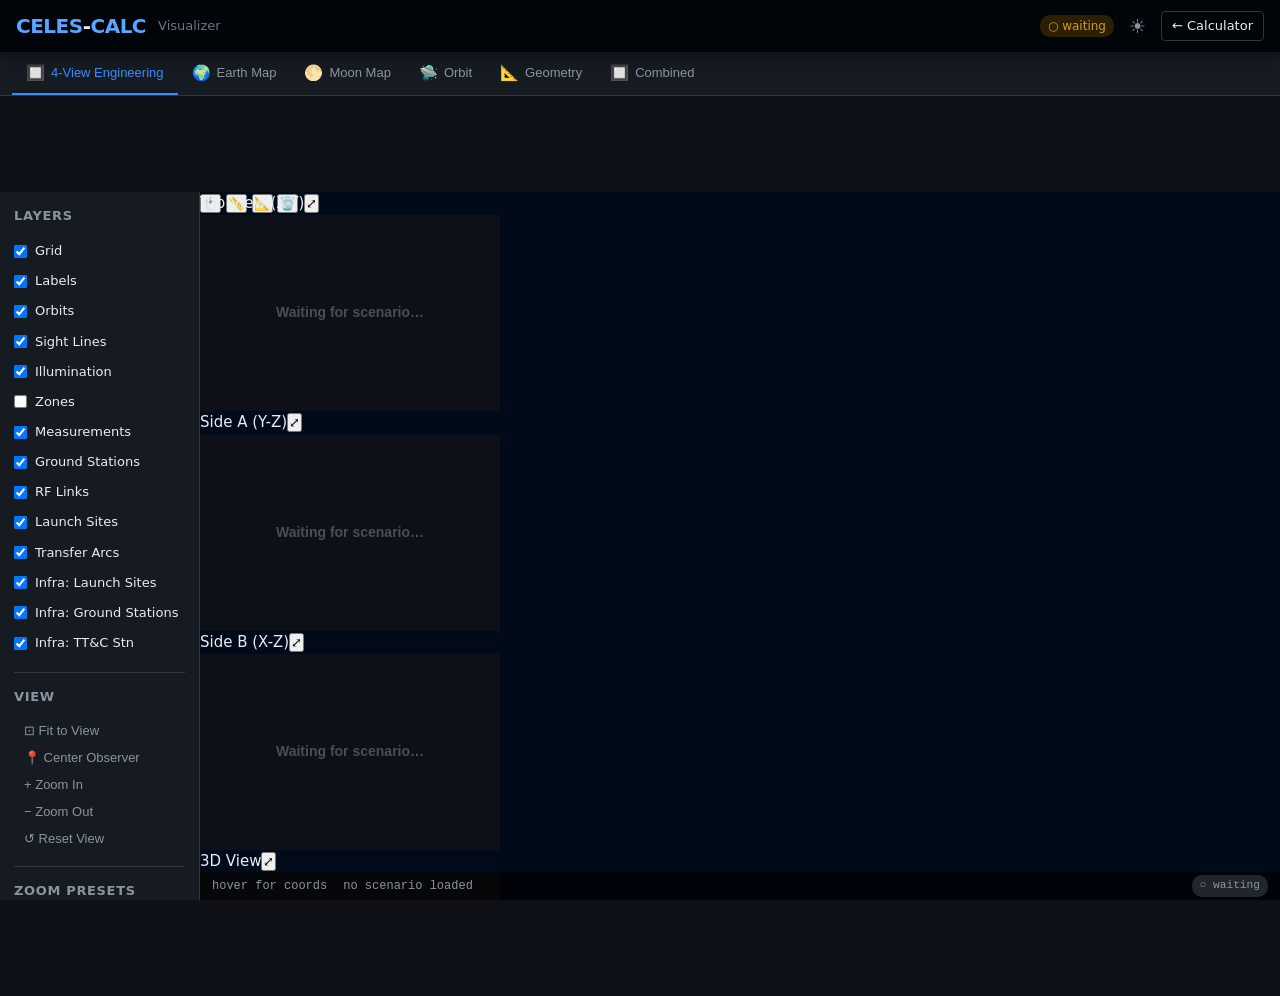
<file: visualizer.html>
<!DOCTYPE html>
<html lang="en" data-theme="dark">
<head>
  <meta charset="UTF-8" />
  <meta name="viewport" content="width=device-width, initial-scale=1.0" />
  <title>CELES-CALC — Visualizer</title>
  <link rel="stylesheet" href="style.css" />
  <style>
    body { overflow: hidden; }
    #viz-main { height: calc(100vh - var(--hdr-h) - var(--tab-h)); margin-top: calc(var(--hdr-h) + var(--tab-h)); }
    #viz-canvas-area { background: #000a18; }
    .viz-tab-panel canvas { display: block; }
  </style>
</head>
<body>

<!-- ── HEADER ─────────────────────────────────────────────── -->
<header id="viz-header">
  <span class="logo">CELES<em>-</em>CALC</span>
  <span class="header-sub" style="color:#6e7681">Visualizer</span>
  <div class="header-actions">
    <span id="viz-sync-status" class="waiting">⏳ waiting for calculator</span>
    <button id="viz-theme-toggle" title="Toggle theme" style="background:none;border:none;cursor:pointer;color:#8b949e;font-size:1.2rem;padding:4px 7px;border-radius:4px">☀</button>
    <a href="index.html" class="btn btn-secondary btn-sm" id="btn-back-to-calc">← Calculator</a>
  </div>
</header>

<!-- ── TAB BAR ────────────────────────────────────────────── -->
<nav id="viz-tab-bar">
  <button class="tab-btn active" data-viztab="fourview">   <span class="tab-icon">🔲</span> 4-View Engineering</button>
  <button class="tab-btn" data-viztab="earth-map">         <span class="tab-icon">🌍</span> Earth Map</button>
  <button class="tab-btn" data-viztab="moon-map">          <span class="tab-icon">🌕</span> Moon Map</button>
  <button class="tab-btn" data-viztab="orbit-diag">        <span class="tab-icon">🛸</span> Orbit</button>
  <button class="tab-btn" data-viztab="geometry">          <span class="tab-icon">📐</span> Geometry</button>
  <button class="tab-btn" data-viztab="combined">          <span class="tab-icon">🔲</span> Combined</button>
</nav>

<!-- ── MAIN ───────────────────────────────────────────────── -->
<div id="viz-main">
  <!-- Sidebar: layer toggles + view controls -->
  <div id="viz-sidebar">
    <h3>Layers</h3>
    <label class="layer-toggle"><input type="checkbox" id="layer-grid" checked> Grid</label>
    <label class="layer-toggle"><input type="checkbox" id="layer-labels" checked> Labels</label>
    <label class="layer-toggle"><input type="checkbox" id="layer-orbits" checked> Orbits</label>
    <label class="layer-toggle"><input type="checkbox" id="layer-sightlines" checked> Sight Lines</label>
    <label class="layer-toggle"><input type="checkbox" id="layer-illumination" checked> Illumination</label>
    <label class="layer-toggle"><input type="checkbox" id="layer-zones"> Zones</label>
    <label class="layer-toggle"><input type="checkbox" id="layer-measurements" checked> Measurements</label>
    <label class="layer-toggle"><input type="checkbox" id="layer-groundStations" checked> Ground Stations</label>
    <label class="layer-toggle"><input type="checkbox" id="layer-rfLinks" checked> RF Links</label>
    <label class="layer-toggle"><input type="checkbox" id="layer-launchSites" checked> Launch Sites</label>
    <label class="layer-toggle"><input type="checkbox" id="layer-transferArcs" checked> Transfer Arcs</label>
    <label class="layer-toggle"><input type="checkbox" id="layer-infraLaunchSites" checked> Infra: Launch Sites</label>
    <label class="layer-toggle"><input type="checkbox" id="layer-infraGroundStations" checked> Infra: Ground Stations</label>
    <label class="layer-toggle"><input type="checkbox" id="layer-infraTTCStations" checked> Infra: TT&amp;C Stn</label>

    <hr class="divider"/>
    <h3>View</h3>
    <button class="view-ctrl-btn" id="viz-fit">⊡ Fit to View</button>
    <button class="view-ctrl-btn" id="viz-center-obs">📍 Center Observer</button>
    <button class="view-ctrl-btn" id="viz-zoom-in">+ Zoom In</button>
    <button class="view-ctrl-btn" id="viz-zoom-out">− Zoom Out</button>
    <button class="view-ctrl-btn" id="viz-reset-view">↺ Reset View</button>

    <hr class="divider"/>
    <h3>Zoom Presets</h3>
    <button class="view-ctrl-btn" id="viz-zoom-galactic">🌌 Galactic</button>
    <button class="view-ctrl-btn" id="viz-zoom-solar">☀️ Solar System</button>
    <button class="view-ctrl-btn" id="viz-zoom-earth-moon">🌍🌕 Earth-Moon</button>
    <button class="view-ctrl-btn" id="viz-zoom-earth">🌍 Earth</button>
    <button class="view-ctrl-btn" id="viz-zoom-moon-close">🌕 Moon</button>

    <hr class="divider"/>
    <h3>Scenario</h3>
    <button class="view-ctrl-btn" id="viz-load-last">📂 Load Last</button>
    <button class="view-ctrl-btn" id="viz-pause-sync">⏸ Pause Sync</button>
    <button class="view-ctrl-btn" id="viz-resume-sync">▶ Resume Sync</button>

    <hr class="divider"/>
    <h3>Selected Object</h3>
    <div id="viz-object-inspector" style="font-size:0.75rem;color:#8b949e">No selection</div>
  </div>

  <!-- Canvas area -->
  <div id="viz-canvas-area">
    <div id="viz-toolbar" class="viz-toolbar">
      <div class="btn-group">
        <button id="viz-tool-pointer" class="active" title="Pointer">🖱️</button>
        <button id="viz-tool-distance" title="Measure Distance">📏</button>
        <button id="viz-tool-angle" title="Measure Angle">📐</button>
        <button id="viz-tool-clear" title="Clear Measurements">🗑️</button>
      </div>
      <span id="viz-tool-readout" style="margin-left:auto;font-size:0.75rem;color:#8b949e">—</span>
    </div>
    <!-- 4-View Engineering -->
    <div class="viz-tab-panel active" id="vtp-fourview">
      <div class="fourview-grid" id="fourview-grid">
        <div class="fourview-pane" id="pane-top" data-pane="top">
          <div class="pane-header"><span class="pane-title">Top View (X-Y)</span><button class="pane-maximize" data-pane="top" title="Maximize">⤢</button></div>
          <canvas id="canvas-top"></canvas>
        </div>
        <div class="fourview-pane" id="pane-sideA" data-pane="sideA">
          <div class="pane-header"><span class="pane-title">Side A (Y-Z)</span><button class="pane-maximize" data-pane="sideA" title="Maximize">⤢</button></div>
          <canvas id="canvas-sideA"></canvas>
        </div>
        <div class="fourview-pane" id="pane-sideB" data-pane="sideB">
          <div class="pane-header"><span class="pane-title">Side B (X-Z)</span><button class="pane-maximize" data-pane="sideB" title="Maximize">⤢</button></div>
          <canvas id="canvas-sideB"></canvas>
        </div>
        <div class="fourview-pane" id="pane-3d" data-pane="3d">
          <div class="pane-header"><span class="pane-title">3D View</span><button class="pane-maximize" data-pane="3d" title="Maximize">⤢</button></div>
          <canvas id="canvas-3d"></canvas>
        </div>
      </div>
    </div>
    <!-- Earth Map -->
    <div class="viz-tab-panel" id="vtp-earth-map">
      <canvas id="canvas-earth"></canvas>
    </div>
    <!-- Moon Map -->
    <div class="viz-tab-panel" id="vtp-moon-map">
      <canvas id="canvas-moon"></canvas>
    </div>
    <!-- Orbit Diagram -->
    <div class="viz-tab-panel" id="vtp-orbit-diag">
      <canvas id="canvas-orbit"></canvas>
    </div>
    <!-- Geometry View -->
    <div class="viz-tab-panel" id="vtp-geometry">
      <canvas id="canvas-geometry"></canvas>
    </div>
    <!-- Combined (2x2 grid) -->
    <div class="viz-tab-panel" id="vtp-combined">
      <canvas id="canvas-combined-earth"  style="width:100%;height:100%;display:block"></canvas>
      <canvas id="canvas-combined-moon"   style="width:100%;height:100%;display:block"></canvas>
      <canvas id="canvas-combined-orbit"  style="width:100%;height:100%;display:block"></canvas>
      <canvas id="canvas-combined-geo"    style="width:100%;height:100%;display:block"></canvas>
    </div>

    <!-- Status bar overlay -->
    <div id="viz-status-bar">
      <span id="viz-status-coords">hover for coords</span>
      <span id="viz-status-scenario">no scenario loaded</span>
      <span id="viz-sync-indicator" style="margin-left:auto;font-size:.7rem;padding:2px 8px;border-radius:10px;background:#21262d;color:#8b949e">local only</span>
    </div>
  </div>
</div>

<script type="module" src="visualizer.js"></script>
</body>
</html>
</file>
<file: style.css>
/* CELES-CALC — Space-Earth-Moon Time & Location Calculator */

/* ================================================================
   CSS Custom Properties
   ================================================================ */
:root {
  --col-bg:          #f0f2f5;
  --col-surface:     #ffffff;
  --col-surface2:    #f8f9fa;
  --col-border:      #d0d7de;
  --col-text:        #1f2328;
  --col-text2:       #656d76;
  --col-text3:       #9198a1;
  --col-accent:      #0969da;
  --col-accent-bg:   #ddf4ff;
  --col-accent2:     #0550ae;
  --col-ok:          #1a7f37;
  --col-ok-bg:       #dafbe1;
  --col-warn:        #9a6700;
  --col-warn-bg:     #fff8c5;
  --col-err:         #d1242f;
  --col-err-bg:      #ffebe9;
  --col-hdr:         #0d1117;
  --col-hdr-text:    #e6edf3;
  --shadow-sm:  0 1px 3px rgba(0,0,0,.08);
  --shadow-md:  0 4px 12px rgba(0,0,0,.10);
  --shadow-lg:  0 8px 24px rgba(0,0,0,.12);
  --radius-sm: 4px;
  --radius:    8px;
  --radius-lg: 12px;
  --font-sans: system-ui, -apple-system, BlinkMacSystemFont, 'Segoe UI', Roboto, sans-serif;
  --font-mono: 'SFMono-Regular', Consolas, 'Liberation Mono', Menlo, monospace;
  --fs-xs: .75rem;
  --fs-sm: .8125rem;
  --fs:    .9375rem;
  --fs-lg: 1.0625rem;
  --fs-xl: 1.25rem;
  --fs-2xl:1.5rem;
  --hdr-h: 52px;
  --tab-h: 44px;
}

[data-theme="dark"] {
  --col-bg:          #0d1117;
  --col-surface:     #161b22;
  --col-surface2:    #1c2128;
  --col-border:      #30363d;
  --col-text:        #e6edf3;
  --col-text2:       #8b949e;
  --col-text3:       #484f58;
  --col-accent:      #388bfd;
  --col-accent-bg:   #1f3a5a;
  --col-accent2:     #58a6ff;
  --col-ok:          #3fb950;
  --col-ok-bg:       #1a2e1f;
  --col-warn:        #d29922;
  --col-warn-bg:     #2d2000;
  --col-err:         #f85149;
  --col-err-bg:      #3b1219;
  --col-hdr:         #010409;
  --col-hdr-text:    #e6edf3;
  --shadow-sm: 0 1px 3px rgba(0,0,0,.3);
  --shadow-md: 0 4px 12px rgba(0,0,0,.4);
  --shadow-lg: 0 8px 24px rgba(0,0,0,.5);
}

/* ================================================================
   Reset & Base
   ================================================================ */
*, *::before, *::after { box-sizing: border-box; margin: 0; padding: 0; }
html, body { height: 100%; }
body {
  font-family: var(--font-sans);
  font-size: var(--fs);
  background: var(--col-bg);
  color: var(--col-text);
  line-height: 1.55;
  transition: background .2s, color .2s;
}
a { color: var(--col-accent); text-decoration: none; }
a:hover { text-decoration: underline; }

/* ================================================================
   Header
   ================================================================ */
#app-header {
  height: var(--hdr-h);
  background: var(--col-hdr);
  color: var(--col-hdr-text);
  display: flex;
  align-items: center;
  padding: 0 20px;
  gap: 12px;
  position: fixed;
  top: 0; left: 0; right: 0;
  z-index: 200;
  box-shadow: var(--shadow-md);
}
.logo { font-size: var(--fs-xl); font-weight: 700; letter-spacing: -.5px; color: #58a6ff; }
.logo em { color: #e6edf3; font-style: normal; }
.header-sub { font-size: var(--fs-sm); color: #6e7681; }
.header-actions { margin-left: auto; display: flex; align-items: center; gap: 8px; }

/* sync badge */
#sync-badge {
  display: inline-flex; align-items: center; gap: 6px;
  padding: 3px 10px; border-radius: 20px;
  font-size: var(--fs-sm); font-weight: 500;
  background: #21262d; color: #8b949e;
  border: 1px solid #30363d; cursor: default;
  user-select: none;
}
#sync-badge.connected  { background:#1a2e1f; color:#3fb950; border-color:#2ea043; }
#sync-badge.waiting    { background:#2d2000; color:#d29922; border-color:#9e6a03; }
#sync-badge.paused     { background:#3b1219; color:#f85149; border-color:#da3633; }
#sync-badge.local_only { background:#21262d; color:#8b949e; border-color:#30363d; }
.sync-dot {
  width: 7px; height: 7px; border-radius: 50%; background: currentColor;
  animation: blink 2s infinite;
}
@keyframes blink { 0%,100%{opacity:1} 50%{opacity:.35} }

#theme-toggle {
  background: none; border: none; cursor: pointer;
  color: #8b949e; font-size: 1.2rem;
  padding: 4px 7px; border-radius: var(--radius-sm);
  transition: background .15s;
}
#theme-toggle:hover { background: rgba(255,255,255,.1); color: #e6edf3; }

/* ================================================================
   Tab Bar
   ================================================================ */
#tab-bar {
  height: var(--tab-h);
  background: var(--col-surface);
  border-bottom: 1px solid var(--col-border);
  display: flex;
  align-items: stretch;
  padding: 0 12px;
  position: fixed;
  top: var(--hdr-h); left: 0; right: 0;
  z-index: 199;
  overflow-x: auto;
  scrollbar-width: none;
}
#tab-bar::-webkit-scrollbar { display: none; }

.tab-btn {
  background: none; border: none; cursor: pointer;
  padding: 0 14px;
  font-size: var(--fs-sm); font-weight: 500;
  color: var(--col-text2);
  border-bottom: 2px solid transparent;
  white-space: nowrap;
  display: flex; align-items: center; gap: 6px;
  transition: color .15s, border-color .15s, background .15s;
}
.tab-btn:hover { color: var(--col-text); background: var(--col-surface2); }
.tab-btn.active { color: var(--col-accent); border-bottom-color: var(--col-accent); }
.tab-icon { font-size: .95rem; }

/* ================================================================
   Main Content
   ================================================================ */
#app-main {
  padding-top: calc(var(--hdr-h) + var(--tab-h));
  min-height: 100vh;
}
.tab-panel {
  display: none;
  padding: 20px;
  max-width: 1100px;
  margin: 0 auto;
}
.tab-panel.active { display: block; }

/* ================================================================
   Layout helpers
   ================================================================ */
.two-col   { display: grid; grid-template-columns: 1fr 1fr;     gap: 16px; }
.three-col { display: grid; grid-template-columns: 1fr 1fr 1fr; gap: 12px; }
@media (max-width: 768px) {
  .two-col, .three-col { grid-template-columns: 1fr; }
}
.flex-row { display: flex; gap: 8px; flex-wrap: wrap; align-items: flex-end; }
.flex-row .form-group { flex: 1; min-width: 120px; }

/* ================================================================
   Cards
   ================================================================ */
.card {
  background: var(--col-surface);
  border: 1px solid var(--col-border);
  border-radius: var(--radius);
  padding: 16px;
  box-shadow: var(--shadow-sm);
}
.card + .card { margin-top: 16px; }
.card-title {
  font-size: var(--fs-sm); font-weight: 600;
  text-transform: uppercase; letter-spacing: .05em;
  color: var(--col-text2); margin-bottom: 12px;
}
.section-title {
  font-size: var(--fs-lg); font-weight: 600;
  margin-bottom: 14px; padding-bottom: 8px;
  border-bottom: 1px solid var(--col-border);
}

/* ================================================================
   Forms
   ================================================================ */
.form-group { margin-bottom: 14px; }
.form-group label {
  display: block; font-size: var(--fs-sm); font-weight: 500;
  color: var(--col-text2); margin-bottom: 4px;
}
.form-group label .hint {
  font-weight: 400; color: var(--col-text3); margin-left: 6px;
}
input[type="text"], input[type="number"],
input[type="datetime-local"], select, textarea {
  width: 100%;
  padding: 7px 10px;
  background: var(--col-bg);
  color: var(--col-text);
  border: 1px solid var(--col-border);
  border-radius: var(--radius-sm);
  font-size: var(--fs);
  font-family: var(--font-sans);
  transition: border-color .15s, box-shadow .15s;
}
input:focus, select:focus, textarea:focus {
  outline: none;
  border-color: var(--col-accent);
  box-shadow: 0 0 0 3px rgba(56,139,253,.2);
}
input.input-err { border-color: var(--col-err) !important; }
.err-msg {
  font-size: var(--fs-sm); color: var(--col-err);
  margin-top: 3px; display: none;
}
.input-err + .err-msg, .err-msg.show { display: block; }
textarea { resize: vertical; font-family: var(--font-mono); font-size: var(--fs-sm); }
select { cursor: pointer; }

/* ================================================================
   Buttons
   ================================================================ */
.btn {
  display: inline-flex; align-items: center; gap: 6px;
  padding: 7px 16px; border-radius: var(--radius-sm);
  border: 1px solid transparent;
  font-size: var(--fs); font-weight: 500; cursor: pointer;
  transition: all .15s; white-space: nowrap;
}
.btn-primary  { background: var(--col-accent);  color: #fff;         border-color: var(--col-accent); }
.btn-primary:hover  { background: var(--col-accent2); border-color: var(--col-accent2); }
.btn-secondary { background: transparent; color: var(--col-text); border-color: var(--col-border); }
.btn-secondary:hover { background: var(--col-surface2); }
.btn-ghost { background: transparent; color: var(--col-text2); border-color: transparent; }
.btn-ghost:hover { background: var(--col-surface2); color: var(--col-text); }
.btn-ok   { background: var(--col-ok);  color: #fff; border-color: var(--col-ok); }
.btn-err  { background: var(--col-err); color: #fff; border-color: var(--col-err); }
.btn-sm  { padding: 4px 10px; font-size: var(--fs-sm); }
.btn-lg  { padding: 10px 22px; font-size: var(--fs-lg); }
.btn:disabled { opacity: .5; cursor: not-allowed; }
.btn-row { display: flex; gap: 8px; flex-wrap: wrap; margin-top: 14px; padding-top: 14px; border-top: 1px solid var(--col-border); }

/* ================================================================
   Results
   ================================================================ */
.results-area { margin-top: 20px; }
.results-grid { display: grid; grid-template-columns: repeat(auto-fill, minmax(210px, 1fr)); gap: 8px; }
.result-card {
  background: var(--col-surface2);
  border: 1px solid var(--col-border);
  border-radius: var(--radius);
  padding: 10px 14px;
  position: relative;
}
.result-card .rl { font-size: var(--fs-sm); color: var(--col-text2); font-weight: 500; margin-bottom: 3px; }
.result-card .rv {
  font-size: var(--fs-lg); font-weight: 600;
  font-family: var(--font-mono); word-break: break-all;
}
.result-card .ru { font-size: var(--fs-sm); color: var(--col-text3); margin-left: 4px; font-weight: 400; font-family: var(--font-sans); }
.result-card.hl    { border-color: var(--col-accent); background: var(--col-accent-bg); }
.result-card.ok    { border-color: var(--col-ok);     background: var(--col-ok-bg); }
.result-card.warn  { border-color: var(--col-warn);   background: var(--col-warn-bg); }
.result-card.err   { border-color: var(--col-err);    background: var(--col-err-bg); }
.result-card .copy-val {
  position: absolute; top: 6px; right: 8px;
  background: none; border: none; cursor: pointer;
  color: var(--col-text3); font-size: .7rem; padding: 2px;
}
.result-card .copy-val:hover { color: var(--col-accent); }

/* Result table */
.rtable-wrap { overflow-x: auto; margin-top: 12px; }
.rtable { width: 100%; border-collapse: collapse; font-size: var(--fs-sm); }
.rtable th {
  background: var(--col-surface2); border: 1px solid var(--col-border);
  padding: 6px 10px; text-align: left; font-weight: 600; color: var(--col-text2); white-space: nowrap;
}
.rtable td { border: 1px solid var(--col-border); padding: 5px 10px; font-family: var(--font-mono); vertical-align: top; }
.rtable tr:hover td { background: var(--col-surface2); }

/* ================================================================
   Badges
   ================================================================ */
.badge {
  display: inline-block; padding: 2px 8px; border-radius: 20px;
  font-size: var(--fs-xs); font-weight: 700; text-transform: uppercase; letter-spacing: .04em;
}
.badge-ok   { background: var(--col-ok-bg);   color: var(--col-ok); }
.badge-warn { background: var(--col-warn-bg); color: var(--col-warn); }
.badge-err  { background: var(--col-err-bg);  color: var(--col-err); }
.badge-info { background: var(--col-accent-bg); color: var(--col-accent); }
.badge-neu  { background: var(--col-surface2); color: var(--col-text2); }

/* ================================================================
   Alert box
   ================================================================ */
.alert {
  padding: 8px 14px; border-radius: var(--radius-sm); border: 1px solid;
  font-size: var(--fs-sm); margin-top: 8px;
}
.alert-info { background: var(--col-accent-bg); border-color: var(--col-accent); color: var(--col-accent); }
.alert-warn { background: var(--col-warn-bg); border-color: var(--col-warn); color: var(--col-warn); }
.alert-err  { background: var(--col-err-bg);  border-color: var(--col-err);  color: var(--col-err); }
.alert-ok   { background: var(--col-ok-bg);   border-color: var(--col-ok);   color: var(--col-ok); }

/* ================================================================
   Toast
   ================================================================ */
#toast-container {
  position: fixed; bottom: 20px; right: 20px; z-index: 9999;
  display: flex; flex-direction: column; gap: 8px; pointer-events: none;
}
.toast {
  padding: 10px 16px; border-radius: var(--radius);
  background: #1c2128; color: #e6edf3;
  box-shadow: var(--shadow-lg); font-size: var(--fs-sm);
  max-width: 360px; animation: slideIn .2s ease;
  border-left: 3px solid var(--col-accent); pointer-events: all;
}
.toast.ok   { border-left-color: var(--col-ok); }
.toast.warn { border-left-color: var(--col-warn); }
.toast.err  { border-left-color: var(--col-err); }
@keyframes slideIn { from { transform: translateX(100%); opacity: 0; } to { transform: translateX(0); opacity: 1; } }
@keyframes fadeOut { from { opacity: 1; } to { opacity: 0; } }

/* ================================================================
   Modal
   ================================================================ */
.modal-overlay {
  display: none; position: fixed; inset: 0;
  background: rgba(0,0,0,.6); z-index: 1000;
  align-items: center; justify-content: center;
}
.modal-overlay.open { display: flex; }
.modal {
  background: var(--col-surface); border-radius: var(--radius-lg);
  padding: 24px; max-width: 680px; width: 94%;
  max-height: 85vh; overflow-y: auto;
  box-shadow: var(--shadow-lg); border: 1px solid var(--col-border);
}
.modal-header { display: flex; align-items: center; justify-content: space-between; margin-bottom: 16px; }
.modal-title { font-size: var(--fs-xl); font-weight: 700; }
.modal-close { background: none; border: none; cursor: pointer; color: var(--col-text2); font-size: 1.5rem; line-height: 1; }
.modal-close:hover { color: var(--col-text); }
.formula-box {
  background: var(--col-bg); border: 1px solid var(--col-border); border-radius: var(--radius-sm);
  padding: 14px; font-family: var(--font-mono); font-size: var(--fs-sm);
  margin-top: 8px; white-space: pre-wrap; color: var(--col-accent); overflow-x: auto;
}

/* ================================================================
   Sub-tab bar
   ================================================================ */
.sub-tab-bar {
  display: flex; gap: 2px; background: var(--col-bg); padding: 3px;
  border-radius: var(--radius-sm); border: 1px solid var(--col-border);
  margin-bottom: 16px; flex-wrap: wrap;
}
.sub-tab-btn {
  background: none; border: none; cursor: pointer;
  padding: 5px 14px; border-radius: var(--radius-sm);
  font-size: var(--fs-sm); font-weight: 500; color: var(--col-text2);
  transition: all .15s;
}
.sub-tab-btn.active { background: var(--col-surface); color: var(--col-text); box-shadow: var(--shadow-sm); }
.sub-tab-btn:hover:not(.active) { background: var(--col-surface); }
.sub-panel { display: none; }
.sub-panel.active { display: block; }

/* ================================================================
   Precision bar
   ================================================================ */
.prec-bar {
  display: inline-flex; border: 1px solid var(--col-border); border-radius: var(--radius-sm); overflow: hidden;
}
.prec-bar button {
  background: none; border: none; padding: 4px 12px;
  cursor: pointer; font-size: var(--fs-sm); color: var(--col-text2); transition: all .15s;
}
.prec-bar button:not(:last-child) { border-right: 1px solid var(--col-border); }
.prec-bar button.active { background: var(--col-accent); color: #fff; }
.prec-bar button:hover:not(.active) { background: var(--col-surface2); }

/* ================================================================
   Home tab
   ================================================================ */
.hero { text-align: center; padding: 32px 16px 24px; }
.hero h1 { font-size: 2rem; font-weight: 800; margin-bottom: 8px; }
.hero h1 .brand { color: var(--col-accent); }
.hero p { color: var(--col-text2); font-size: var(--fs-lg); max-width: 600px; margin: 0 auto 24px; }
.feature-grid { display: grid; grid-template-columns: repeat(auto-fill, minmax(170px, 1fr)); gap: 12px; }
.feature-card {
  background: var(--col-surface); border: 1px solid var(--col-border); border-radius: var(--radius);
  padding: 16px; text-align: center; cursor: pointer; transition: all .15s;
}
.feature-card:hover { border-color: var(--col-accent); box-shadow: var(--shadow-md); transform: translateY(-2px); }
.feature-card .fc-icon { font-size: 1.8rem; margin-bottom: 8px; }
.feature-card .fc-name { font-weight: 600; }
.feature-card .fc-desc { font-size: var(--fs-sm); color: var(--col-text2); margin-top: 4px; }

/* ================================================================
   Visualizer (visualizer.html)
   ================================================================ */
#viz-header {
  height: var(--hdr-h); background: var(--col-hdr); color: var(--col-hdr-text);
  display: flex; align-items: center; padding: 0 16px; gap: 12px;
  position: fixed; top: 0; left: 0; right: 0; z-index: 200;
  box-shadow: var(--shadow-md);
}
#viz-tab-bar {
  height: var(--tab-h); background: var(--col-surface);
  border-bottom: 1px solid var(--col-border);
  display: flex; align-items: stretch; padding: 0 12px;
  position: fixed; top: var(--hdr-h); left: 0; right: 0; z-index: 199;
}
#viz-main {
  padding-top: calc(var(--hdr-h) + var(--tab-h));
  height: 100vh; display: flex;
}
#viz-sidebar {
  width: 200px; min-width: 200px; background: var(--col-surface);
  border-right: 1px solid var(--col-border); padding: 14px; overflow-y: auto;
}
#viz-sidebar h3 { font-size: var(--fs-sm); font-weight: 700; text-transform: uppercase; letter-spacing: .05em; color: var(--col-text2); margin-bottom: 10px; }
.layer-toggle { display: flex; align-items: center; gap: 8px; padding: 5px 0; font-size: var(--fs-sm); cursor: pointer; user-select: none; }
.layer-toggle input[type="checkbox"] { cursor: pointer; }
.view-ctrl-btn {
  display: block; width: 100%; background: none; border: none; cursor: pointer;
  padding: 6px 10px; border-radius: var(--radius-sm); text-align: left;
  font-size: var(--fs-sm); color: var(--col-text2); transition: all .15s;
}
.view-ctrl-btn:hover { background: var(--col-surface2); color: var(--col-text); }
#viz-canvas-area { flex: 1; overflow: hidden; position: relative; background: #000a18; }
.viz-tab-panel { display: none; position: absolute; inset: 0; }
.viz-tab-panel.active { display: flex; align-items: stretch; justify-content: stretch; }
.viz-tab-panel canvas { width: 100% !important; height: 100% !important; display: block; }
#viz-status-bar {
  position: absolute; bottom: 0; left: 0; right: 0;
  height: 28px; background: rgba(0,0,0,.6); color: #8b949e;
  display: flex; align-items: center; padding: 0 12px;
  font-size: var(--fs-xs); font-family: var(--font-mono);
  gap: 16px; z-index: 10;
}
#viz-sync-status {
  margin-left: auto; font-size: var(--fs-xs); padding: 2px 8px;
  border-radius: 10px; background: #21262d; color: #8b949e;
}
#viz-sync-status.connected { background: #1a2e1f; color: #3fb950; }
#viz-sync-status.waiting   { background: #2d2000; color: #d29922; }

/* ================================================================
   Test runner
   ================================================================ */
.test-row { display: flex; align-items: center; gap: 8px; padding: 4px 0; font-size: var(--fs-sm); }
.test-row .tn { flex: 1; color: var(--col-text2); }
.test-row.pass .ts { color: var(--col-ok);  font-weight: 600; }
.test-row.fail .ts { color: var(--col-err); font-weight: 600; }
.test-row .te { color: var(--col-err); font-size: var(--fs-xs); font-family: var(--font-mono); }

/* ================================================================
   Divider / misc
   ================================================================ */
.divider { border: none; border-top: 1px solid var(--col-border); margin: 14px 0; }
.mono { font-family: var(--font-mono); }
.text-sm { font-size: var(--fs-sm); }
.text-muted { color: var(--col-text2); }
.mt-sm { margin-top: 8px; }
.mt-md { margin-top: 16px; }
.hidden { display: none !important; }

/* ================================================================
   Tool Instructions
   ================================================================ */
.tool-instructions {
  background: var(--col-surface2);
  border: 1px solid var(--col-border);
  border-radius: var(--radius);
  padding: 0.75rem;
  margin-bottom: 1rem;
  font-size: 0.82rem;
  line-height: 1.5;
}
.tool-instructions summary {
  cursor: pointer;
  font-weight: 600;
  color: var(--col-accent);
}
.tool-instructions code {
  background: var(--col-surface);
  padding: 0.15rem 0.4rem;
  border-radius: var(--radius-sm);
  font-size: 0.78rem;
}
.tool-instructions ul { margin: 0.5rem 0; padding-left: 1.2rem; }
.tool-instructions li { margin-bottom: 0.25rem; }

/* ================================================================
   TLE Stream
   ================================================================ */
.tle-stream-list {
  max-height: 260px;
  overflow-y: auto;
  margin-top: 0.5rem;
}
.tle-stream-item {
  padding: 6px 8px;
  border-bottom: 1px solid var(--col-border);
  cursor: pointer;
  font-size: var(--fs-sm);
  transition: background .15s;
}
.tle-stream-item:hover { background: var(--col-accent-bg); }
.tle-stream-item .tle-item-name { font-weight: 600; }
.tle-stream-item .tle-item-line { font-family: var(--font-mono); font-size: var(--fs-xs); color: var(--col-text2); white-space: nowrap; overflow: hidden; text-overflow: ellipsis; }

/* Scrollbar */
::-webkit-scrollbar { width: 6px; height: 6px; }
::-webkit-scrollbar-track { background: transparent; }
::-webkit-scrollbar-thumb { background: var(--col-border); border-radius: 3px; }
::-webkit-scrollbar-thumb:hover { background: var(--col-text3); }

/* ================================================================
   Infrastructure Browser
   ================================================================ */
.infra-browser-layout {
  display: flex;
  gap: 12px;
  align-items: flex-start;
  margin-top: 12px;
}
.infra-filter-panel {
  flex: 0 0 200px;
  min-width: 160px;
}
.infra-list-panel {
  flex: 1;
  min-width: 0;
}
.infra-item-list {
  display: flex;
  flex-direction: column;
  gap: 6px;
}
.infra-item {
  padding: 8px 10px;
  border: 1px solid var(--col-border);
  border-radius: var(--radius-sm);
  cursor: pointer;
  background: var(--col-surface);
  transition: background .15s, border-color .15s;
}
.infra-item:hover { background: var(--col-accent-bg); border-color: var(--col-accent); }
.infra-item.infra-item--active { background: var(--col-accent-bg); border-color: var(--col-accent); }
.infra-item-header {
  display: flex;
  align-items: center;
  gap: 6px;
  flex-wrap: wrap;
}
.infra-item-name { font-weight: 600; font-size: var(--fs-sm); flex: 1; min-width: 0; }
.infra-item-meta { font-size: var(--fs-xs); color: var(--col-text2); margin-top: 3px; }
.infra-empty {
  padding: 24px;
  text-align: center;
  color: var(--col-text3);
  font-size: var(--fs-sm);
  border: 1px dashed var(--col-border);
  border-radius: var(--radius-sm);
}
/* Confidence badges */
.conf-badge {
  font-size: 0.7rem;
  font-weight: 600;
  padding: 1px 6px;
  border-radius: 8px;
  white-space: nowrap;
  text-transform: uppercase;
  letter-spacing: 0.03em;
}
.conf-high   { background: #d1fae5; color: #065f46; }
.conf-medium { background: #fef3c7; color: #92400e; }
.conf-low    { background: #fee2e2; color: #991b1b; }
[data-theme="dark"] .conf-high   { background: #064e3b; color: #6ee7b7; }
[data-theme="dark"] .conf-medium { background: #451a03; color: #fbbf24; }
[data-theme="dark"] .conf-low    { background: #450a0a; color: #fca5a5; }
/* Status badges */
.infra-item-status {
  font-size: 0.7rem;
  padding: 1px 6px;
  border-radius: 8px;
  font-weight: 500;
  text-transform: capitalize;
}
.status-active   { background: #d1fae5; color: #065f46; }
.status-historical { background: #e5e7eb; color: #374151; }
.status-proposed { background: #dbeafe; color: #1e40af; }
.status-limited  { background: #fef3c7; color: #92400e; }
[data-theme="dark"] .status-active   { background: #064e3b; color: #6ee7b7; }
[data-theme="dark"] .status-historical { background: #374151; color: #d1d5db; }
[data-theme="dark"] .status-proposed { background: #1e3a8a; color: #93c5fd; }
[data-theme="dark"] .status-limited  { background: #451a03; color: #fbbf24; }
/* Inspector */
#infra-inspector { margin-top: 14px; }
.infra-inspector--hidden { display: none; }
.infra-inspector-row {
  display: flex;
  gap: 8px;
  align-items: flex-start;
  padding: 5px 0;
  border-bottom: 1px solid var(--col-border);
  font-size: var(--fs-sm);
}
.infra-inspector-row:last-child { border-bottom: none; }
.infra-inspector-label {
  flex: 0 0 130px;
  color: var(--col-text2);
  font-weight: 500;
}
.infra-inspector-value { flex: 1; }
.infra-source-list { list-style: none; padding: 0; margin: 0; }
.infra-source-item { font-size: var(--fs-xs); color: var(--col-text2); padding: 2px 0; }
.infra-antenna-list { display: flex; flex-wrap: wrap; gap: 4px; }
.infra-antenna-tag {
  font-size: var(--fs-xs);
  padding: 1px 6px;
  border: 1px solid var(--col-border);
  border-radius: 4px;
  background: var(--col-surface2);
}
.infra-tag { font-size: var(--fs-xs); padding: 1px 6px; border-radius: 8px; background: var(--col-surface2); border: 1px solid var(--col-border); margin: 1px; }
.help-text { color: var(--col-text2); font-size: var(--fs-sm); margin-bottom: 0.75rem; }
.form-row { display: flex; gap: 8px; align-items: center; }

@media (max-width: 640px) {
  .infra-browser-layout { flex-direction: column; }
  .infra-filter-panel { flex: unset; width: 100%; }
}
</file>
